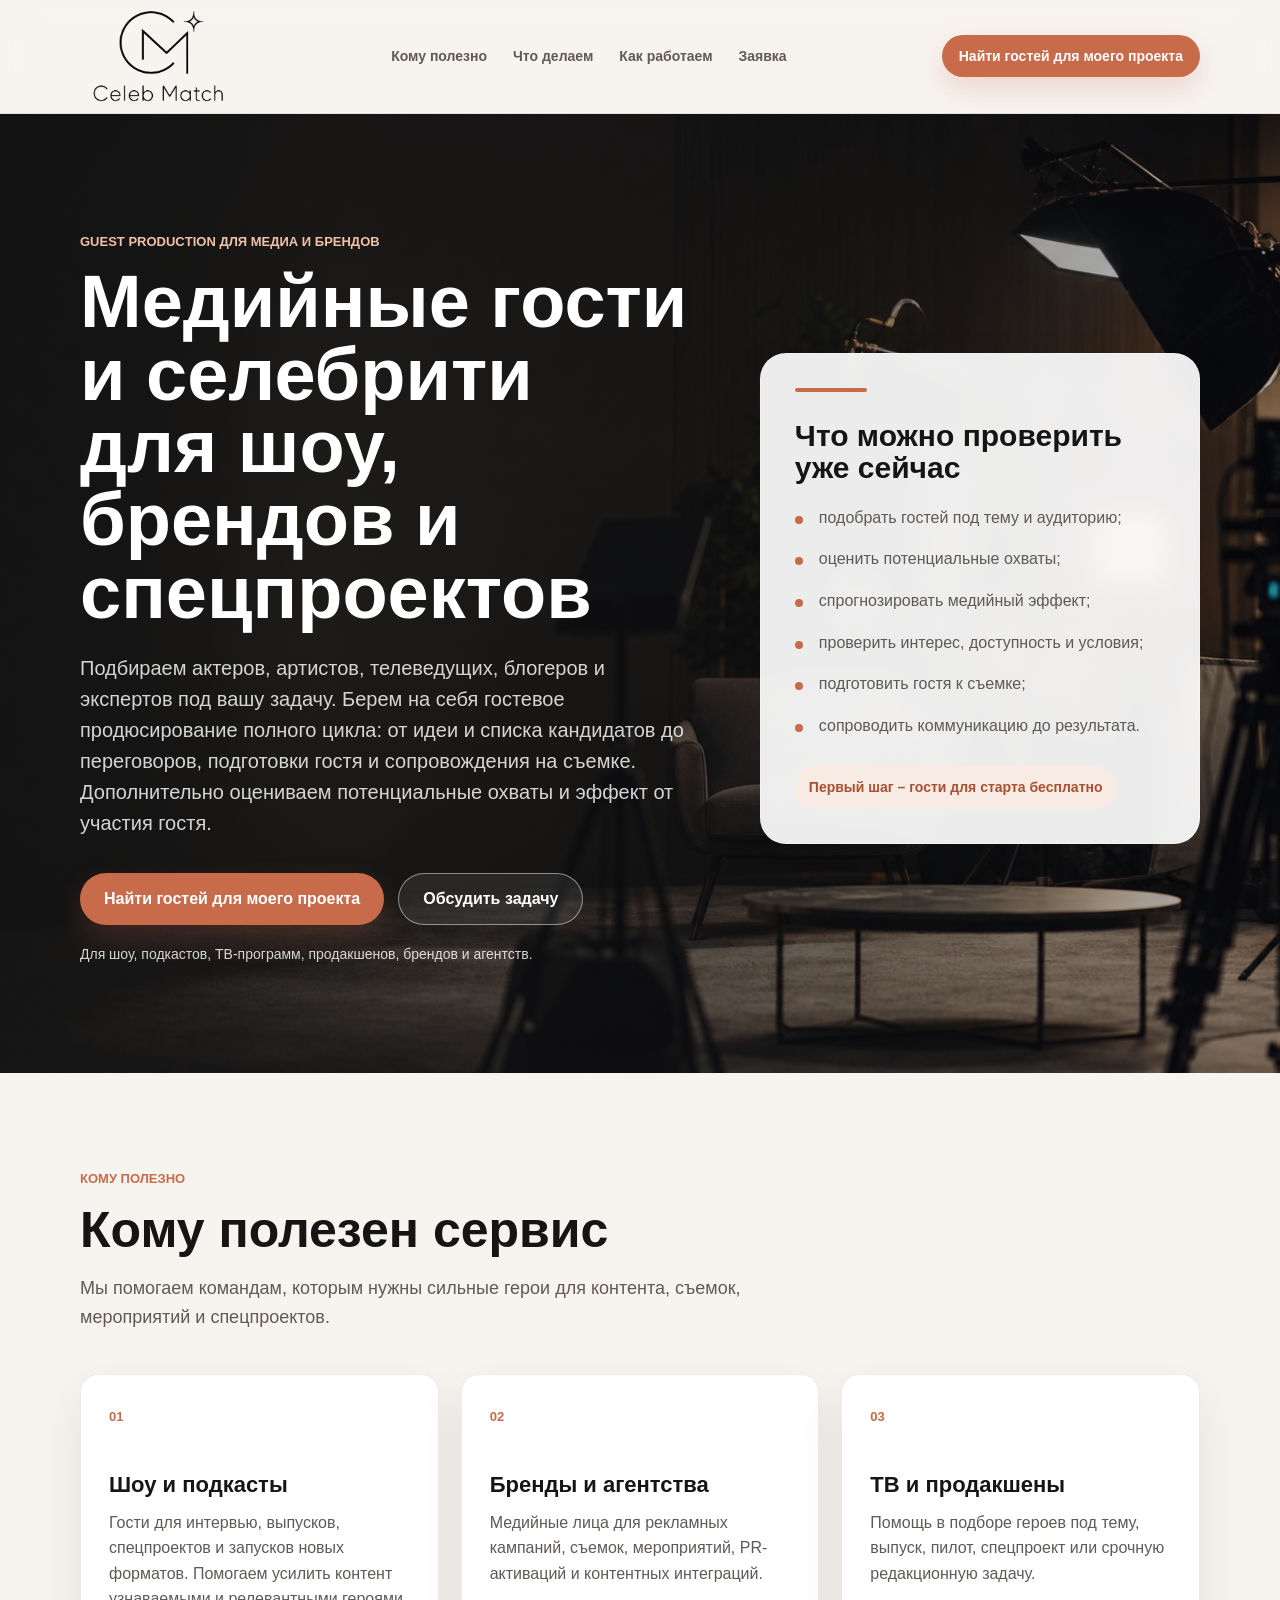
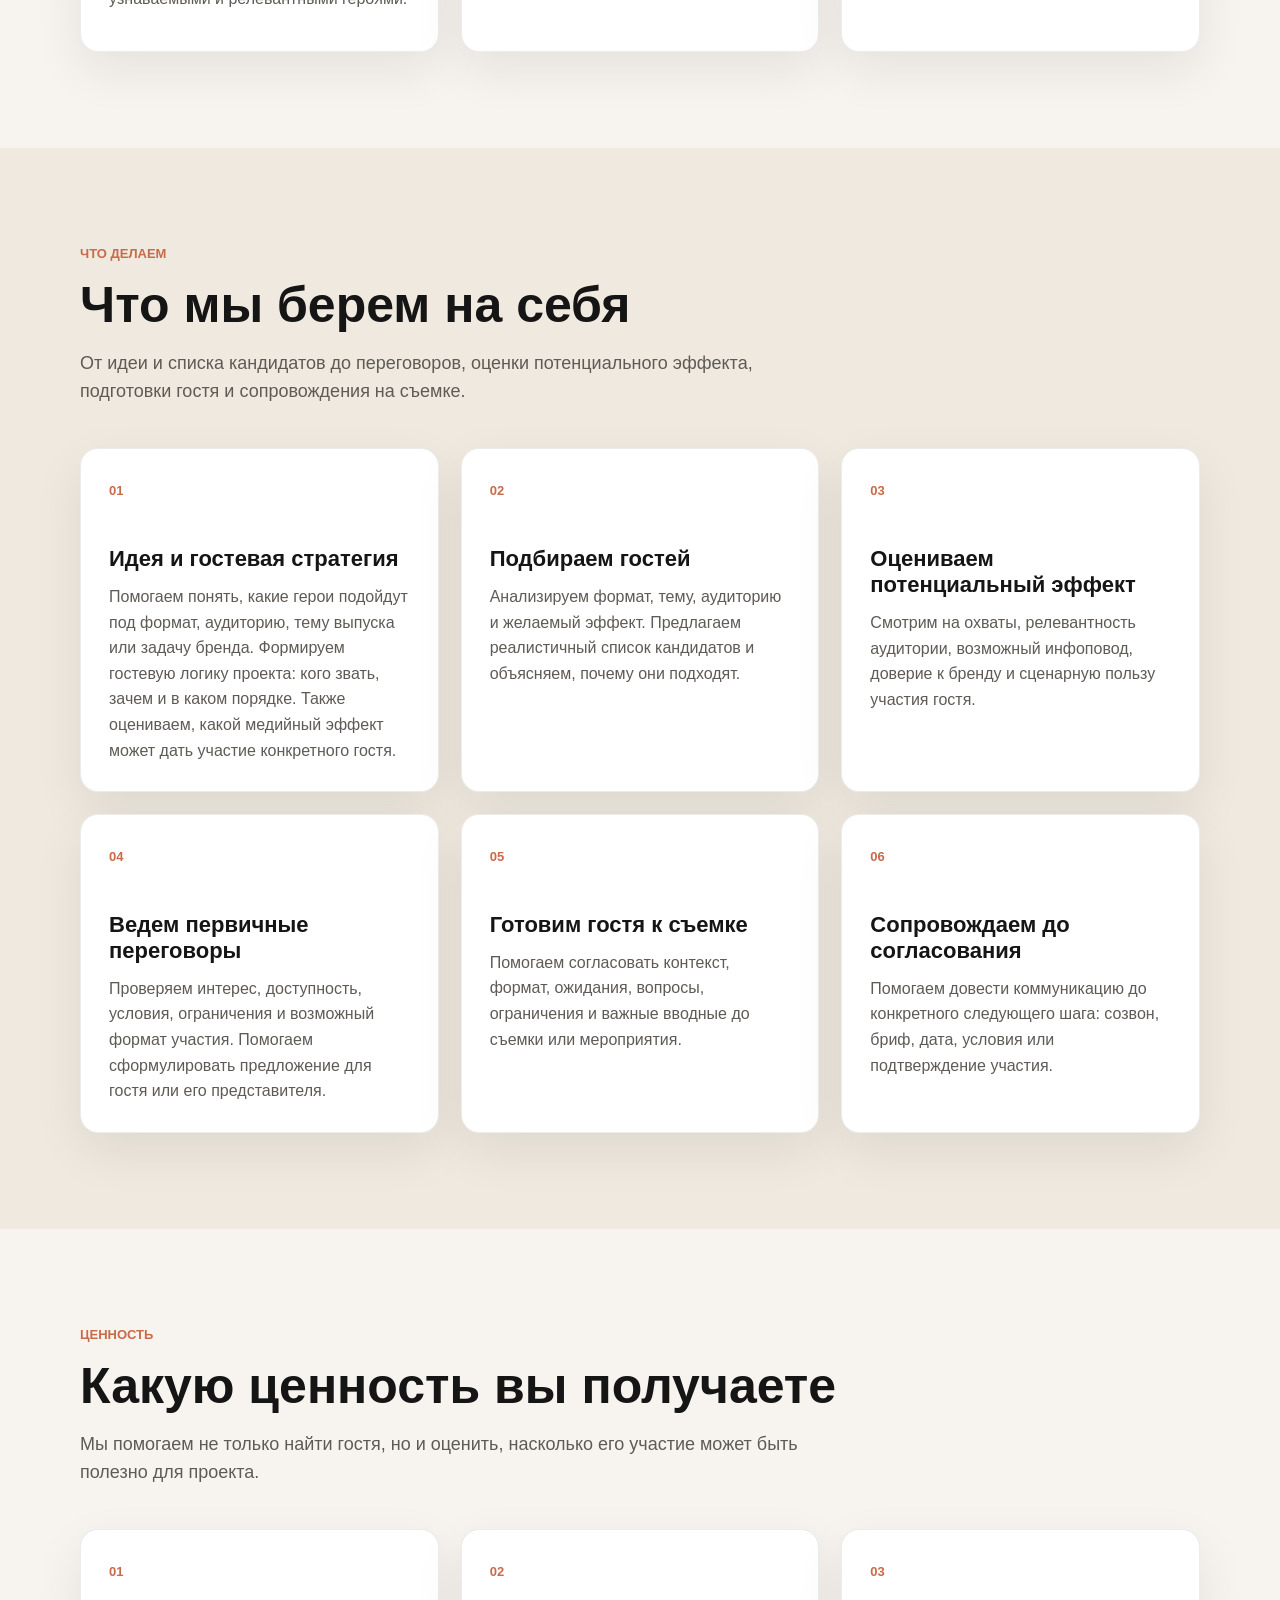
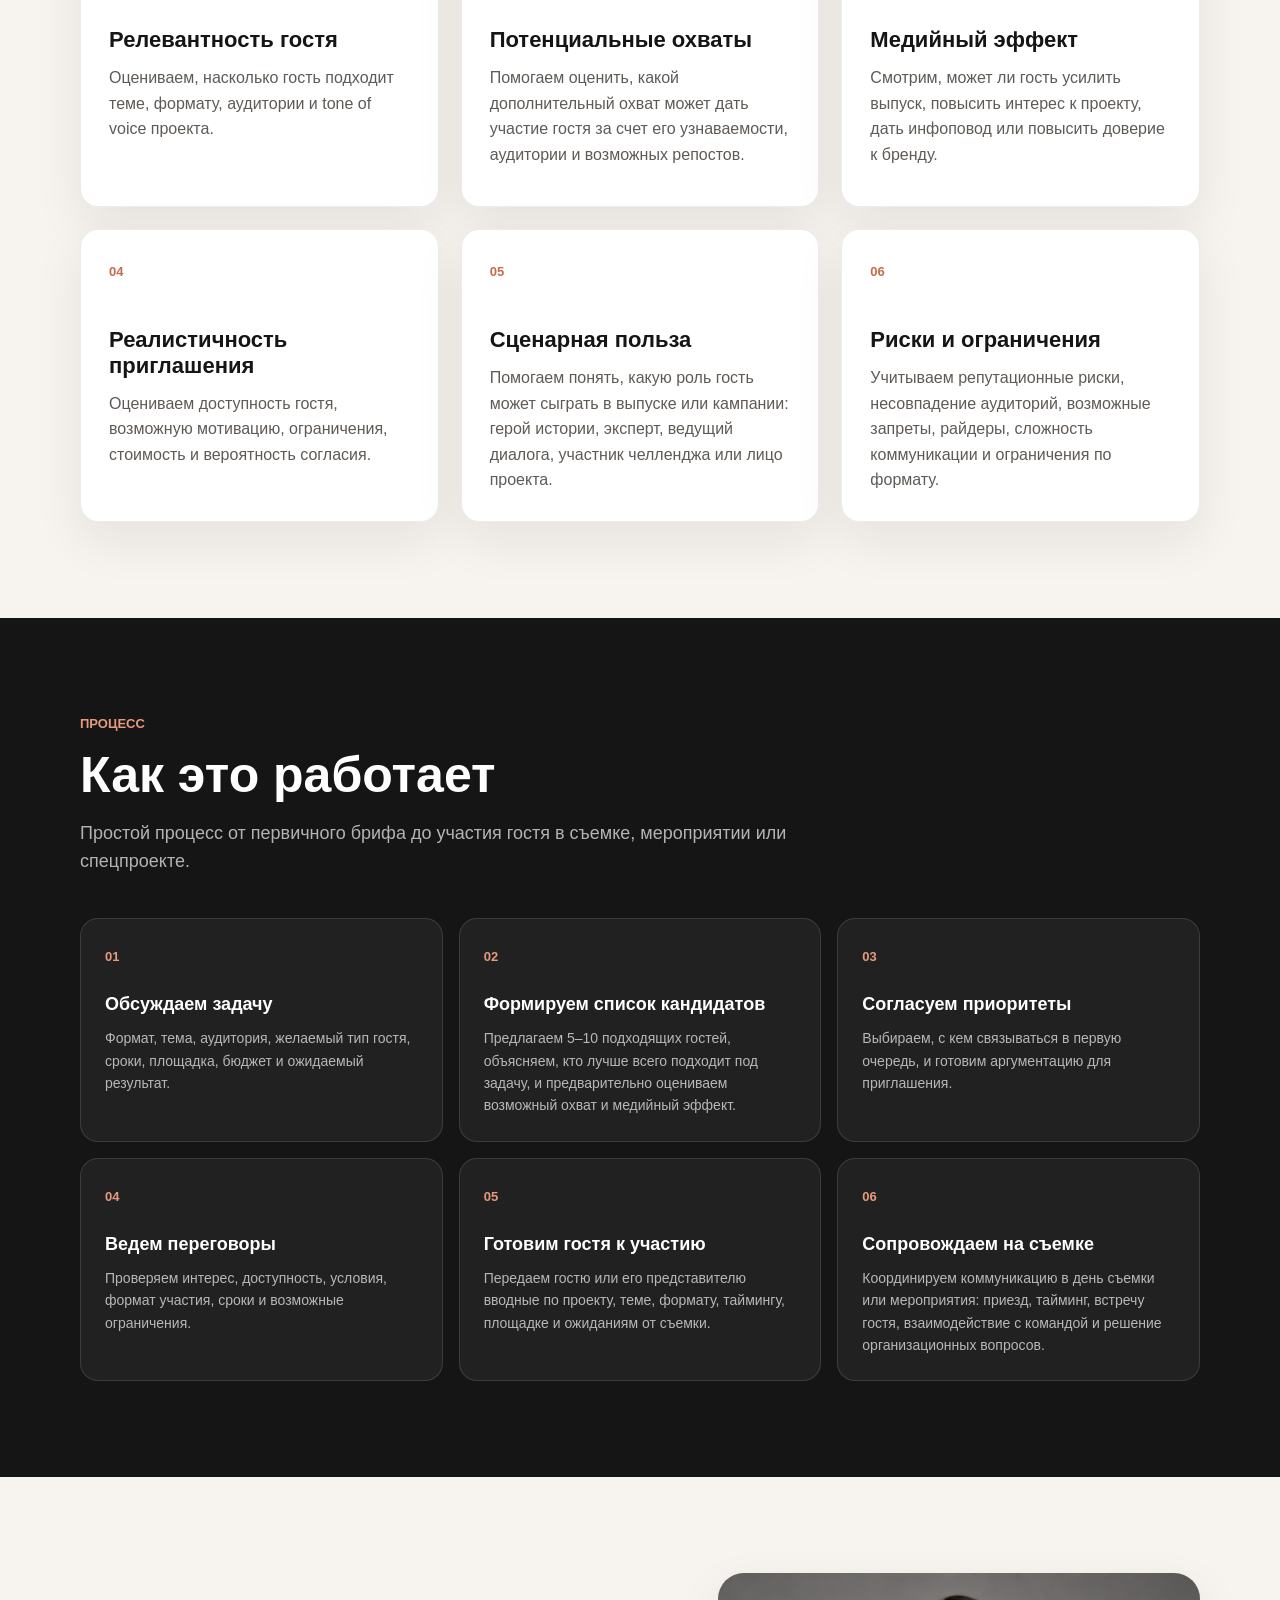
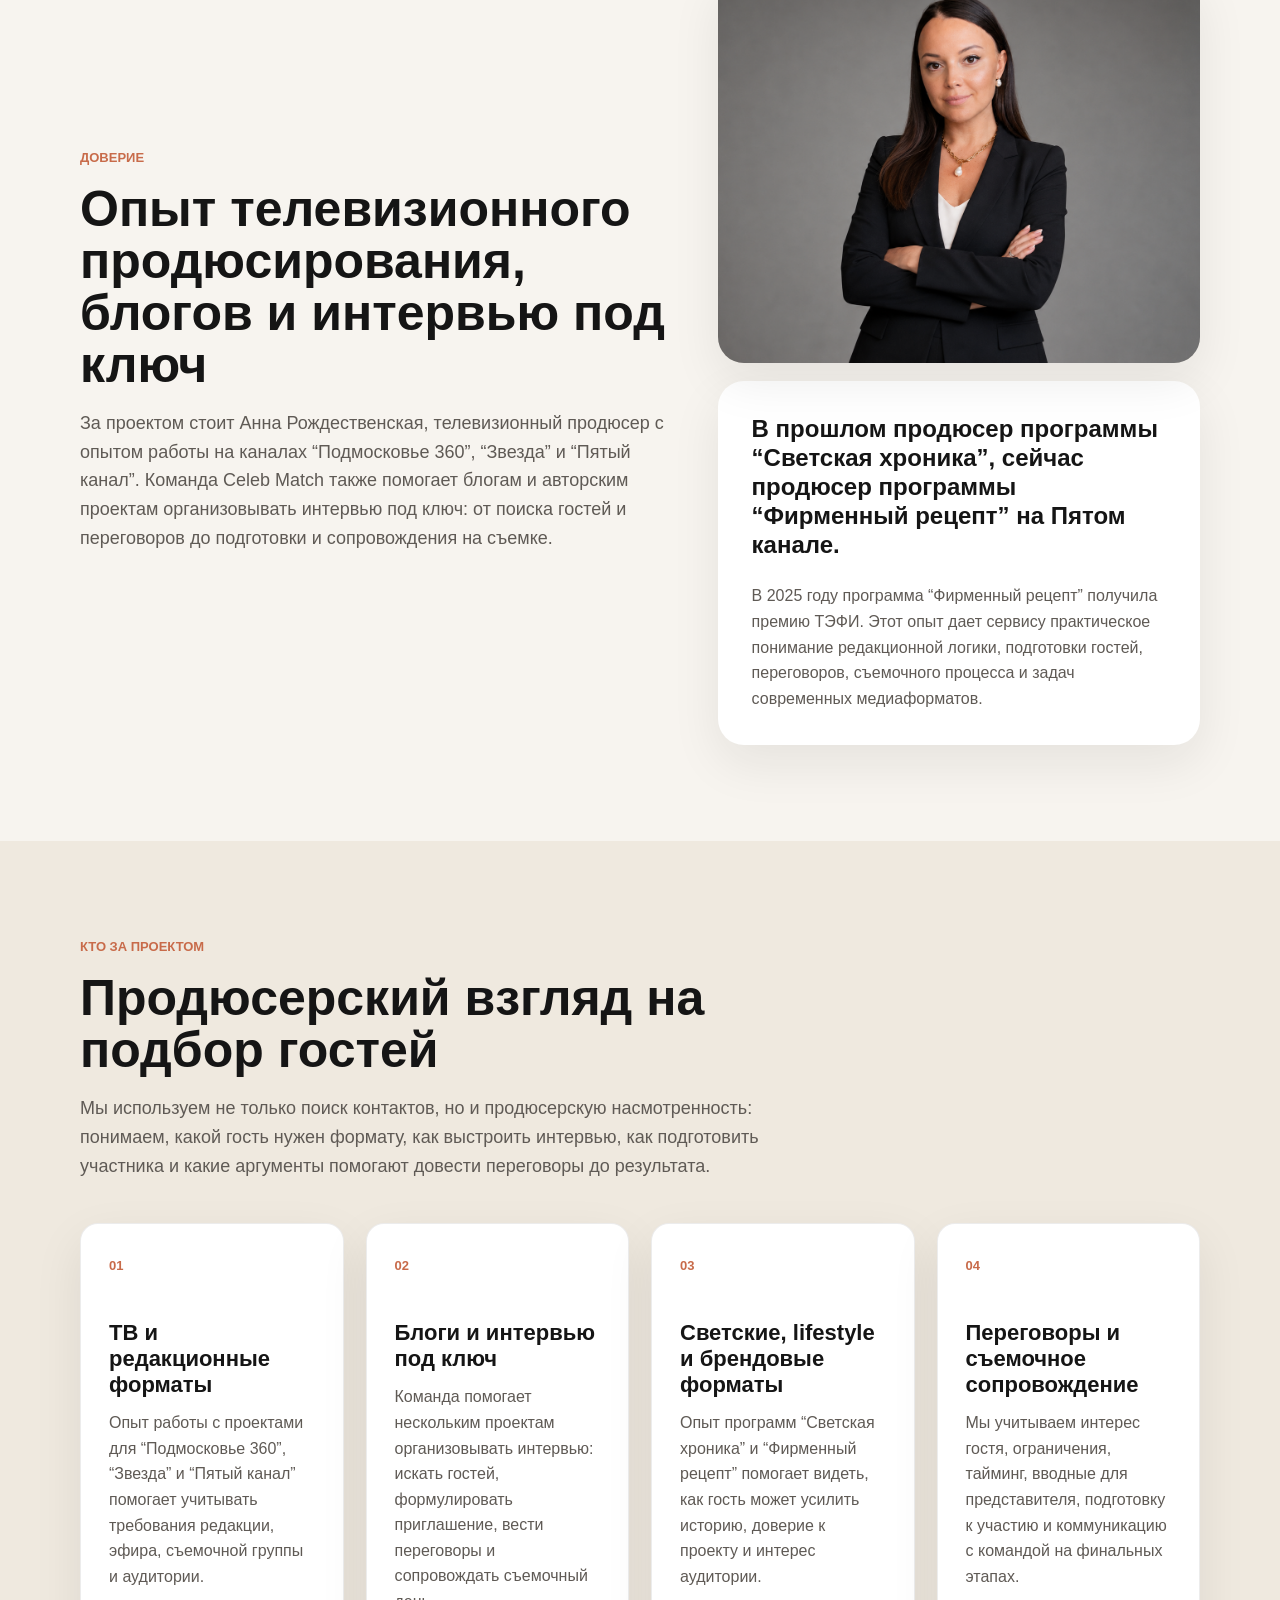
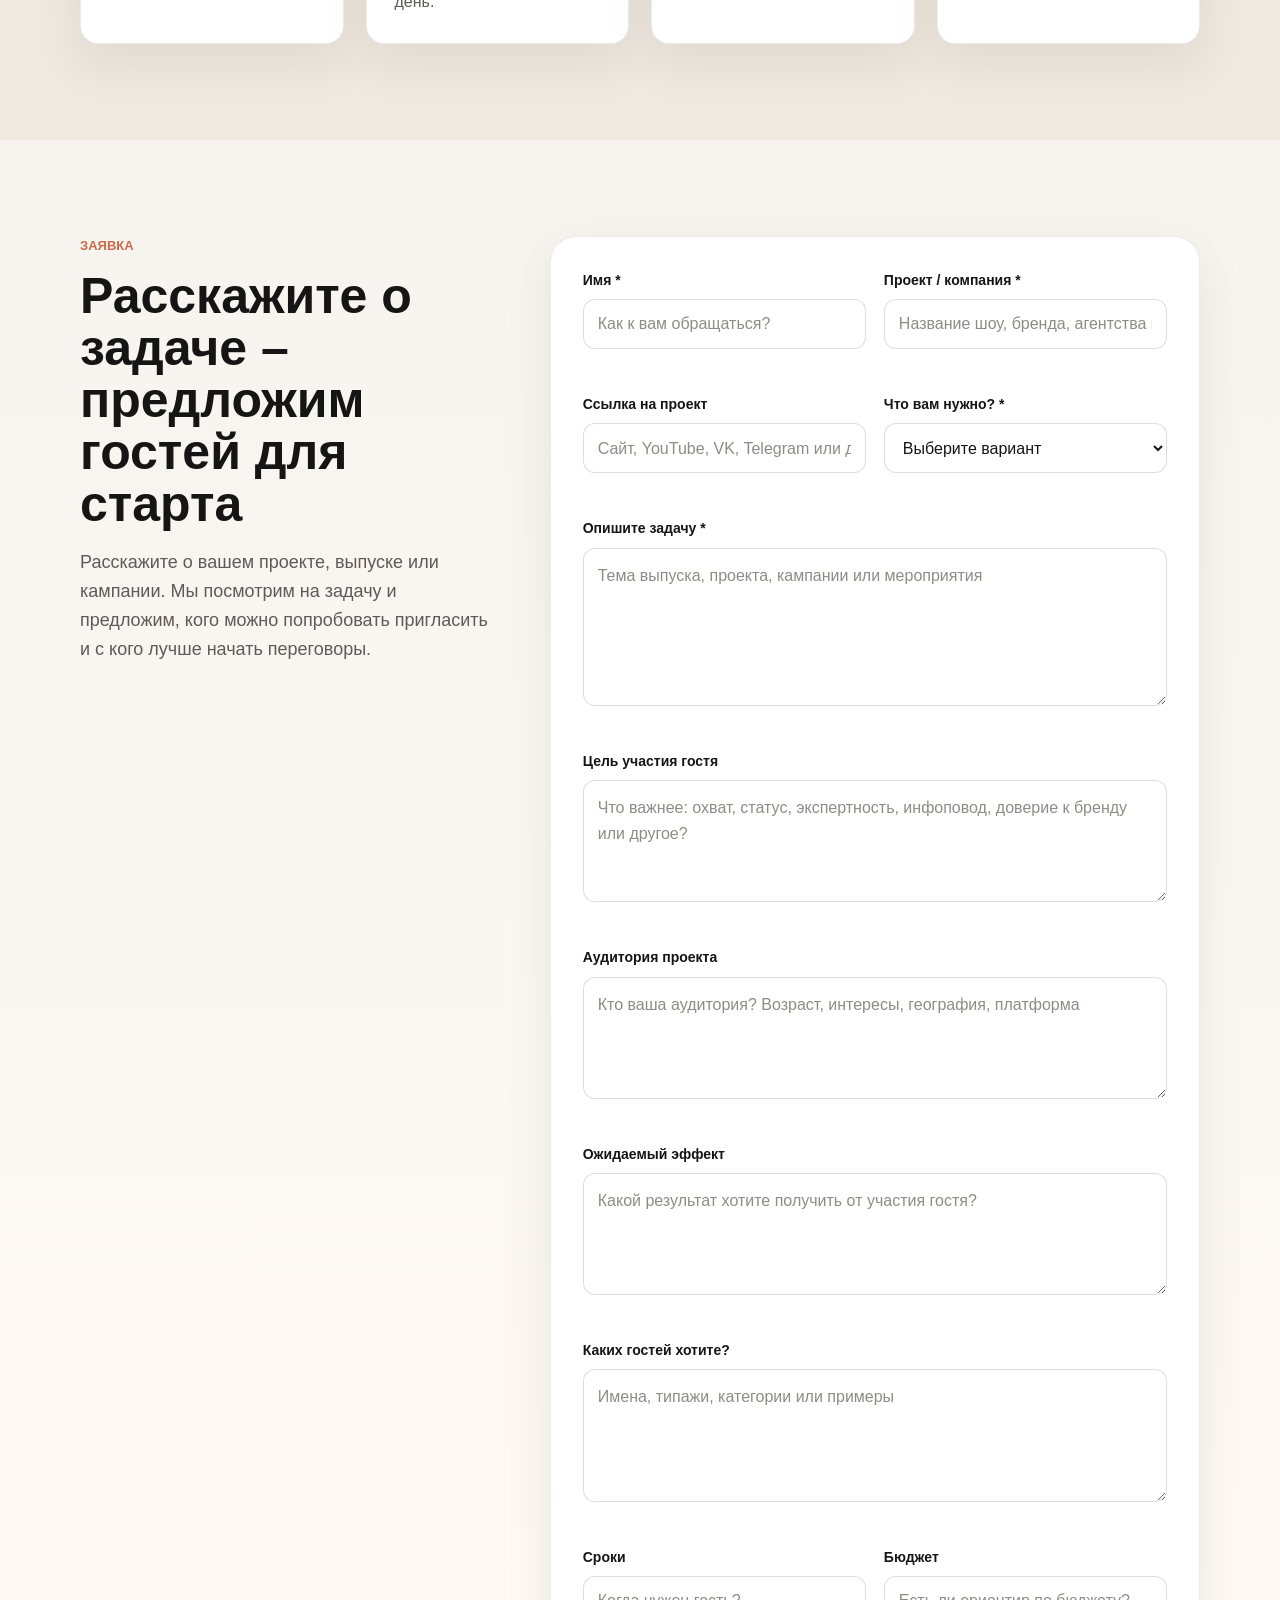
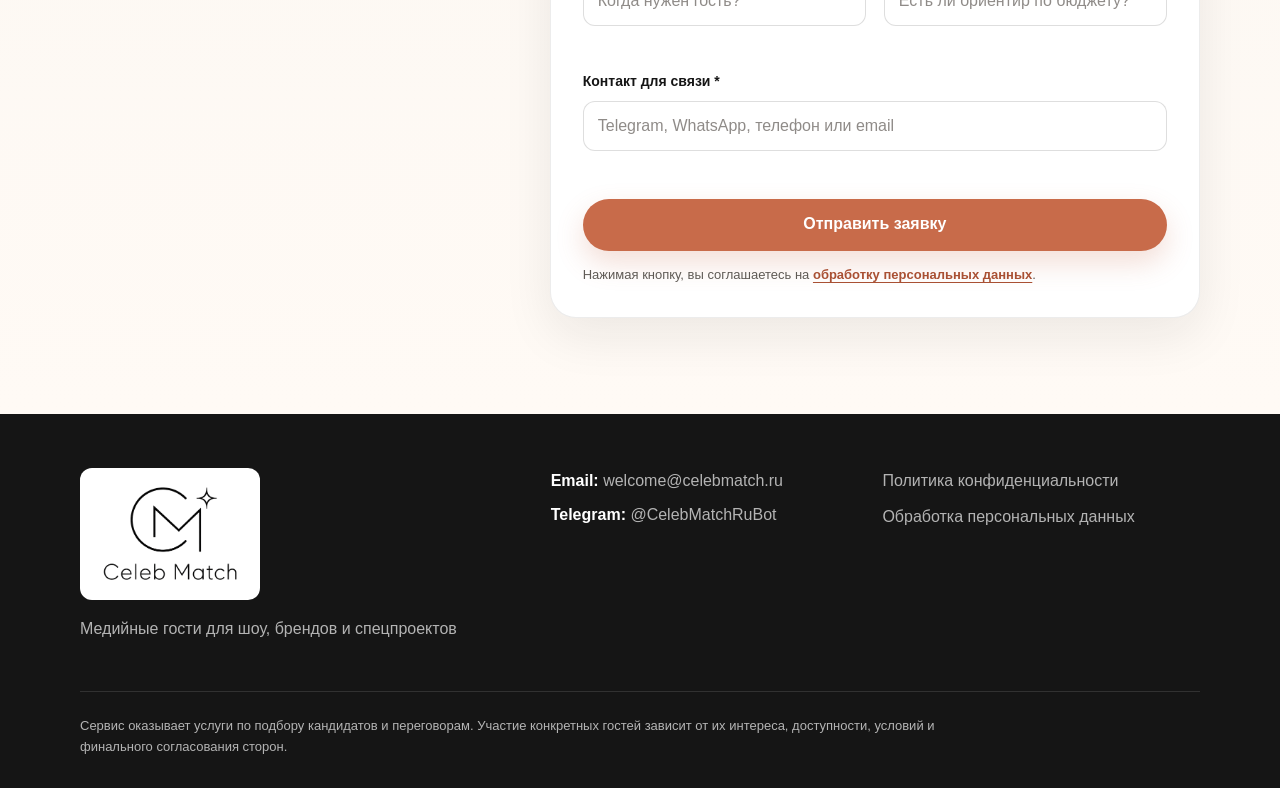
<file: index.html>
<!doctype html>
<html lang="ru">
  <head>
    <meta charset="UTF-8" />
    <meta name="viewport" content="width=device-width, initial-scale=1.0" />
    <title>Celeb Match – медийные гости и селебрити для шоу, брендов и спецпроектов</title>
    <meta
      name="description"
      content="Гостевое продюсирование для шоу, подкастов, брендов, ТВ и продакшенов. Подбор медийных гостей, переговоры, оценка потенциальных охватов, подготовка и сопровождение на съемке."
    />
    <meta property="og:title" content="Celeb Match – медийные гости для шоу и брендов" />
    <meta
      property="og:description"
      content="Подбираем медийных гостей, оцениваем потенциальный эффект, выходим на представителей и сопровождаем участие в съемках, выпусках и спецпроектах."
    />
    <meta property="og:type" content="website" />
    <link rel="icon" type="image/png" href="assets/favicon.png" />
    <link rel="stylesheet" href="styles.css" />
    <!-- Yandex.Metrika counter -->
    <script type="text/javascript">
      (function(m,e,t,r,i,k,a){
        m[i]=m[i]||function(){(m[i].a=m[i].a||[]).push(arguments)};
        m[i].l=1*new Date();
        for (var j = 0; j < document.scripts.length; j++) {if (document.scripts[j].src === r) { return; }}
        k=e.createElement(t),a=e.getElementsByTagName(t)[0],k.async=1,k.src=r,a.parentNode.insertBefore(k,a)
      })(window, document,'script','https://mc.yandex.ru/metrika/tag.js?id=109874779', 'ym');

      ym(109874779, 'init', {ssr:true, webvisor:true, clickmap:true, ecommerce:"dataLayer", referrer: document.referrer, url: location.href, accurateTrackBounce:true, trackLinks:true});
    </script>
    <!-- /Yandex.Metrika counter -->
  </head>
  <body>
    <noscript><div><img src="https://mc.yandex.ru/watch/109874779" style="position:absolute; left:-9999px;" alt="" /></div></noscript>
    <header class="site-header">
      <div class="container header-inner">
        <a class="logo" href="#top" aria-label="Celeb Match">
          <img src="assets/logo-transparent.png" alt="Celeb Match" />
        </a>
        <nav class="main-nav" aria-label="Основная навигация">
          <a href="#audience">Кому полезно</a>
          <a href="#services">Что делаем</a>
          <a href="#process">Как работаем</a>
          <a href="#lead-form">Заявка</a>
        </nav>
        <a class="button button-small" href="#lead-form">Найти гостей для моего проекта</a>
      </div>
    </header>

    <main id="top">
      <section class="hero hero-with-bg section">
        <div class="container hero-grid">
          <div class="hero-content">
            <p class="eyebrow">Guest production для медиа и брендов</p>
            <h1>Медийные гости и селебрити для шоу, брендов и спецпроектов</h1>
            <p class="hero-text">
              Подбираем актеров, артистов, телеведущих, блогеров и экспертов под вашу задачу.
              Берем на себя гостевое продюсирование полного цикла: от идеи и списка кандидатов
              до переговоров, подготовки гостя и сопровождения на съемке. Дополнительно оцениваем
              потенциальные охваты и эффект от участия гостя.
            </p>
            <div class="hero-actions">
              <a class="button" href="#lead-form">Найти гостей для моего проекта</a>
              <a class="button button-secondary" href="#lead-form">Обсудить задачу</a>
            </div>
            <p class="hero-note">
              Для шоу, подкастов, ТВ-программ, продакшенов, брендов и агентств.
            </p>
          </div>

          <aside class="hero-panel" aria-label="Что можно проверить уже сейчас">
            <div class="panel-topline"></div>
            <h2>Что можно проверить уже сейчас</h2>
            <ul>
              <li>подобрать гостей под тему и аудиторию;</li>
              <li>оценить потенциальные охваты;</li>
              <li>спрогнозировать медийный эффект;</li>
              <li>проверить интерес, доступность и условия;</li>
              <li>подготовить гостя к съемке;</li>
              <li>сопроводить коммуникацию до результата.</li>
            </ul>
            <p class="badge">Первый шаг – гости для старта бесплатно</p>
          </aside>
        </div>
      </section>

      <section class="section" id="audience">
        <div class="container">
          <div class="section-heading">
            <p class="eyebrow">Кому полезно</p>
            <h2>Кому полезен сервис</h2>
            <p>
              Мы помогаем командам, которым нужны сильные герои для контента, съемок,
              мероприятий и спецпроектов.
            </p>
          </div>
          <div class="card-grid three-columns">
            <article class="card">
              <span class="card-number">01</span>
              <h3>Шоу и подкасты</h3>
              <p>
                Гости для интервью, выпусков, спецпроектов и запусков новых форматов.
                Помогаем усилить контент узнаваемыми и релевантными героями.
              </p>
            </article>
            <article class="card">
              <span class="card-number">02</span>
              <h3>Бренды и агентства</h3>
              <p>
                Медийные лица для рекламных кампаний, съемок, мероприятий, PR-активаций
                и контентных интеграций.
              </p>
            </article>
            <article class="card">
              <span class="card-number">03</span>
              <h3>ТВ и продакшены</h3>
              <p>
                Помощь в подборе героев под тему, выпуск, пилот, спецпроект или срочную
                редакционную задачу.
              </p>
            </article>
          </div>
        </div>
      </section>

      <section class="section section-muted" id="services">
        <div class="container">
          <div class="section-heading">
            <p class="eyebrow">Что делаем</p>
            <h2>Что мы берем на себя</h2>
            <p>
              От идеи и списка кандидатов до переговоров, оценки потенциального эффекта,
              подготовки гостя и сопровождения на съемке.
            </p>
          </div>
          <div class="card-grid three-columns">
            <article class="card">
              <span class="card-number">01</span>
              <h3>Идея и гостевая стратегия</h3>
              <p>
                Помогаем понять, какие герои подойдут под формат, аудиторию, тему выпуска
                или задачу бренда. Формируем гостевую логику проекта: кого звать, зачем
                и в каком порядке. Также оцениваем, какой медийный эффект может дать участие
                конкретного гостя.
              </p>
            </article>
            <article class="card">
              <span class="card-number">02</span>
              <h3>Подбираем гостей</h3>
              <p>
                Анализируем формат, тему, аудиторию и желаемый эффект. Предлагаем
                реалистичный список кандидатов и объясняем, почему они подходят.
              </p>
            </article>
            <article class="card">
              <span class="card-number">03</span>
              <h3>Оцениваем потенциальный эффект</h3>
              <p>
                Смотрим на охваты, релевантность аудитории, возможный инфоповод, доверие
                к бренду и сценарную пользу участия гостя.
              </p>
            </article>
            <article class="card">
              <span class="card-number">04</span>
              <h3>Ведем первичные переговоры</h3>
              <p>
                Проверяем интерес, доступность, условия, ограничения и возможный формат
                участия. Помогаем сформулировать предложение для гостя или его представителя.
              </p>
            </article>
            <article class="card">
              <span class="card-number">05</span>
              <h3>Готовим гостя к съемке</h3>
              <p>
                Помогаем согласовать контекст, формат, ожидания, вопросы, ограничения
                и важные вводные до съемки или мероприятия.
              </p>
            </article>
            <article class="card">
              <span class="card-number">06</span>
              <h3>Сопровождаем до согласования</h3>
              <p>
                Помогаем довести коммуникацию до конкретного следующего шага: созвон,
                бриф, дата, условия или подтверждение участия.
              </p>
            </article>
          </div>
        </div>
      </section>

      <section class="section" id="value">
        <div class="container">
          <div class="section-heading">
            <p class="eyebrow">Ценность</p>
            <h2>Какую ценность вы получаете</h2>
            <p>
              Мы помогаем не только найти гостя, но и оценить, насколько его участие
              может быть полезно для проекта.
            </p>
          </div>
          <div class="card-grid value-grid">
            <article class="card">
              <span class="card-number">01</span>
              <h3>Релевантность гостя</h3>
              <p>
                Оцениваем, насколько гость подходит теме, формату, аудитории и tone of voice
                проекта.
              </p>
            </article>
            <article class="card">
              <span class="card-number">02</span>
              <h3>Потенциальные охваты</h3>
              <p>
                Помогаем оценить, какой дополнительный охват может дать участие гостя за счет
                его узнаваемости, аудитории и возможных репостов.
              </p>
            </article>
            <article class="card">
              <span class="card-number">03</span>
              <h3>Медийный эффект</h3>
              <p>
                Смотрим, может ли гость усилить выпуск, повысить интерес к проекту, дать
                инфоповод или повысить доверие к бренду.
              </p>
            </article>
            <article class="card">
              <span class="card-number">04</span>
              <h3>Реалистичность приглашения</h3>
              <p>
                Оцениваем доступность гостя, возможную мотивацию, ограничения, стоимость
                и вероятность согласия.
              </p>
            </article>
            <article class="card">
              <span class="card-number">05</span>
              <h3>Сценарная польза</h3>
              <p>
                Помогаем понять, какую роль гость может сыграть в выпуске или кампании:
                герой истории, эксперт, ведущий диалога, участник челленджа или лицо проекта.
              </p>
            </article>
            <article class="card">
              <span class="card-number">06</span>
              <h3>Риски и ограничения</h3>
              <p>
                Учитываем репутационные риски, несовпадение аудиторий, возможные запреты,
                райдеры, сложность коммуникации и ограничения по формату.
              </p>
            </article>
          </div>
        </div>
      </section>

      <section class="section section-dark" id="process">
        <div class="container">
          <div class="section-heading">
            <p class="eyebrow">Процесс</p>
            <h2>Как это работает</h2>
            <p>
              Простой процесс от первичного брифа до участия гостя в съемке, мероприятии
              или спецпроекте.
            </p>
          </div>
          <div class="process-grid">
            <article class="process-step">
              <span>01</span>
              <h3>Обсуждаем задачу</h3>
              <p>
                Формат, тема, аудитория, желаемый тип гостя, сроки, площадка, бюджет
                и ожидаемый результат.
              </p>
            </article>
            <article class="process-step">
              <span>02</span>
              <h3>Формируем список кандидатов</h3>
              <p>
                Предлагаем 5–10 подходящих гостей, объясняем, кто лучше всего подходит
                под задачу, и предварительно оцениваем возможный охват и медийный эффект.
              </p>
            </article>
            <article class="process-step">
              <span>03</span>
              <h3>Согласуем приоритеты</h3>
              <p>
                Выбираем, с кем связываться в первую очередь, и готовим аргументацию
                для приглашения.
              </p>
            </article>
            <article class="process-step">
              <span>04</span>
              <h3>Ведем переговоры</h3>
              <p>
                Проверяем интерес, доступность, условия, формат участия, сроки и возможные
                ограничения.
              </p>
            </article>
            <article class="process-step">
              <span>05</span>
              <h3>Готовим гостя к участию</h3>
              <p>
                Передаем гостю или его представителю вводные по проекту, теме, формату,
                таймингу, площадке и ожиданиям от съемки.
              </p>
            </article>
            <article class="process-step">
              <span>06</span>
              <h3>Сопровождаем на съемке</h3>
              <p>
                Координируем коммуникацию в день съемки или мероприятия: приезд, тайминг,
                встречу гостя, взаимодействие с командой и решение организационных вопросов.
              </p>
            </article>
          </div>
        </div>
      </section>

      <section class="section" id="trust">
        <div class="container trust-grid">
          <div class="trust-copy">
            <p class="eyebrow">Доверие</p>
            <h2>Опыт телевизионного продюсирования, блогов и интервью под ключ</h2>
            <p>
              За проектом стоит Анна Рождественская, телевизионный продюсер с опытом
              работы на каналах “Подмосковье 360”, “Звезда” и “Пятый канал”. Команда
              Celeb Match также помогает блогам и авторским проектам организовывать интервью
              под ключ: от поиска гостей и переговоров до подготовки и сопровождения на съемке.
            </p>
          </div>
          <div class="trust-media">
            <figure class="producer-photo">
              <img
                src="assets/producer-photo.png"
                alt="Продюсер с опытом работы на телевизионных проектах"
              />
            </figure>
            <div class="trust-card">
              <strong>
                В прошлом продюсер программы “Светская хроника”, сейчас продюсер программы
                “Фирменный рецепт” на Пятом канале.
              </strong>
              <p>
                В 2025 году программа “Фирменный рецепт” получила премию ТЭФИ. Этот опыт
                дает сервису практическое понимание редакционной логики, подготовки гостей,
                переговоров, съемочного процесса и задач современных медиаформатов.
              </p>
            </div>
          </div>
        </div>
      </section>

      <section class="section section-muted" id="producer">
        <div class="container">
          <div class="section-heading">
            <p class="eyebrow">Кто за проектом</p>
            <h2>Продюсерский взгляд на подбор гостей</h2>
            <p>
              Мы используем не только поиск контактов, но и продюсерскую насмотренность:
              понимаем, какой гость нужен формату, как выстроить интервью, как подготовить
              участника и какие аргументы помогают довести переговоры до результата.
            </p>
          </div>
          <div class="card-grid profile-grid">
            <article class="card">
              <span class="card-number">01</span>
              <h3>ТВ и редакционные форматы</h3>
              <p>
                Опыт работы с проектами для “Подмосковье 360”, “Звезда” и “Пятый канал”
                помогает учитывать требования редакции, эфира, съемочной группы и аудитории.
              </p>
            </article>
            <article class="card">
              <span class="card-number">02</span>
              <h3>Блоги и интервью под ключ</h3>
              <p>
                Команда помогает нескольким проектам организовывать интервью: искать гостей,
                формулировать приглашение, вести переговоры и сопровождать съемочный день.
              </p>
            </article>
            <article class="card">
              <span class="card-number">03</span>
              <h3>Светские, lifestyle и брендовые форматы</h3>
              <p>
                Опыт программ “Светская хроника” и “Фирменный рецепт” помогает видеть,
                как гость может усилить историю, доверие к проекту и интерес аудитории.
              </p>
            </article>
            <article class="card">
              <span class="card-number">04</span>
              <h3>Переговоры и съемочное сопровождение</h3>
              <p>
                Мы учитываем интерес гостя, ограничения, тайминг, вводные для представителя,
                подготовку к участию и коммуникацию с командой на финальных этапах.
              </p>
            </article>
          </div>
        </div>
      </section>

      <section class="section section-form" id="lead-form">
        <div class="container form-grid">
          <div class="section-heading form-heading">
            <p class="eyebrow">Заявка</p>
            <h2>Расскажите о задаче – предложим гостей для старта</h2>
            <p>
              Расскажите о вашем проекте, выпуске или кампании. Мы посмотрим на задачу
              и предложим, кого можно попробовать пригласить и с кого лучше начать переговоры.
            </p>
          </div>

          <form class="lead-form ym-disable-keys" data-ym-disable-keys novalidate>
            <div class="form-message" role="status" aria-live="polite"></div>
            <div class="field-grid">
              <label>
                <span>Имя *</span>
                <input name="name" type="text" placeholder="Как к вам обращаться?" required />
                <small class="field-error"></small>
              </label>
              <label>
                <span>Проект / компания *</span>
                <input
                  name="project"
                  type="text"
                  placeholder="Название шоу, бренда, агентства или продакшена"
                  required
                />
                <small class="field-error"></small>
              </label>
              <label>
                <span>Ссылка на проект</span>
                <input name="link" type="url" placeholder="Сайт, YouTube, VK, Telegram или другая ссылка" />
                <small class="field-error"></small>
              </label>
              <label>
                <span>Что вам нужно? *</span>
                <select name="request_type" required>
                  <option value="">Выберите вариант</option>
                  <option>Гость для шоу / подкаста</option>
                  <option>Селебрити для бренда</option>
                  <option>Герой для ТВ / продакшена</option>
                  <option>Эксперт</option>
                  <option>Другое</option>
                </select>
                <small class="field-error"></small>
              </label>
              <label class="field-wide">
                <span>Опишите задачу *</span>
                <textarea
                  name="task"
                  rows="5"
                  placeholder="Тема выпуска, проекта, кампании или мероприятия"
                  required
                ></textarea>
                <small class="field-error"></small>
              </label>
              <label class="field-wide">
                <span>Цель участия гостя</span>
                <textarea
                  name="goal"
                  rows="3"
                  placeholder="Что важнее: охват, статус, экспертность, инфоповод, доверие к бренду или другое?"
                ></textarea>
                <small class="field-error"></small>
              </label>
              <label class="field-wide">
                <span>Аудитория проекта</span>
                <textarea
                  name="audience"
                  rows="3"
                  placeholder="Кто ваша аудитория? Возраст, интересы, география, платформа"
                ></textarea>
                <small class="field-error"></small>
              </label>
              <label class="field-wide">
                <span>Ожидаемый эффект</span>
                <textarea
                  name="expected_effect"
                  rows="3"
                  placeholder="Какой результат хотите получить от участия гостя?"
                ></textarea>
                <small class="field-error"></small>
              </label>
              <label class="field-wide">
                <span>Каких гостей хотите?</span>
                <textarea name="guests" rows="4" placeholder="Имена, типажи, категории или примеры"></textarea>
                <small class="field-error"></small>
              </label>
              <label>
                <span>Сроки</span>
                <input name="deadline" type="text" placeholder="Когда нужен гость?" />
                <small class="field-error"></small>
              </label>
              <label>
                <span>Бюджет</span>
                <input name="budget" type="text" placeholder="Есть ли ориентир по бюджету?" />
                <small class="field-error"></small>
              </label>
              <label class="field-wide">
                <span>Контакт для связи *</span>
                <input
                  name="contact"
                  type="text"
                  placeholder="Telegram, WhatsApp, телефон или email"
                  required
                />
                <small class="field-error"></small>
              </label>
              <label class="honeypot" aria-hidden="true">
                <span>Website</span>
                <input name="website" type="text" tabindex="-1" autocomplete="off" />
              </label>
            </div>
            <button class="button form-submit" type="submit">Отправить заявку</button>
            <p class="form-consent">
              Нажимая кнопку, вы соглашаетесь на
              <a href="personal-data.html">обработку персональных данных</a>.
            </p>
          </form>
        </div>
      </section>
    </main>

    <footer class="site-footer">
      <div class="container footer-grid">
        <div>
          <a class="logo footer-logo" href="#top" aria-label="Celeb Match">
            <img src="assets/logo-transparent.png" alt="Celeb Match" />
          </a>
          <p>Медийные гости для шоу, брендов и спецпроектов</p>
        </div>
        <div class="footer-contacts">
          <p><strong>Email:</strong> <a href="mailto:welcome@celebmatch.ru">welcome@celebmatch.ru</a></p>
          <p><strong>Telegram:</strong> <a href="https://t.me/CelebMatchRuBot">@CelebMatchRuBot</a></p>
        </div>
        <div class="footer-links">
          <a href="privacy.html">Политика конфиденциальности</a>
          <a href="personal-data.html">Обработка персональных данных</a>
        </div>
      </div>
      <div class="container footer-legal">
        <p>
          Сервис оказывает услуги по подбору кандидатов и переговорам. Участие конкретных
          гостей зависит от их интереса, доступности, условий и финального согласования сторон.
        </p>
      </div>
    </footer>

    <script src="script.js"></script>
  </body>
</html>
</file>
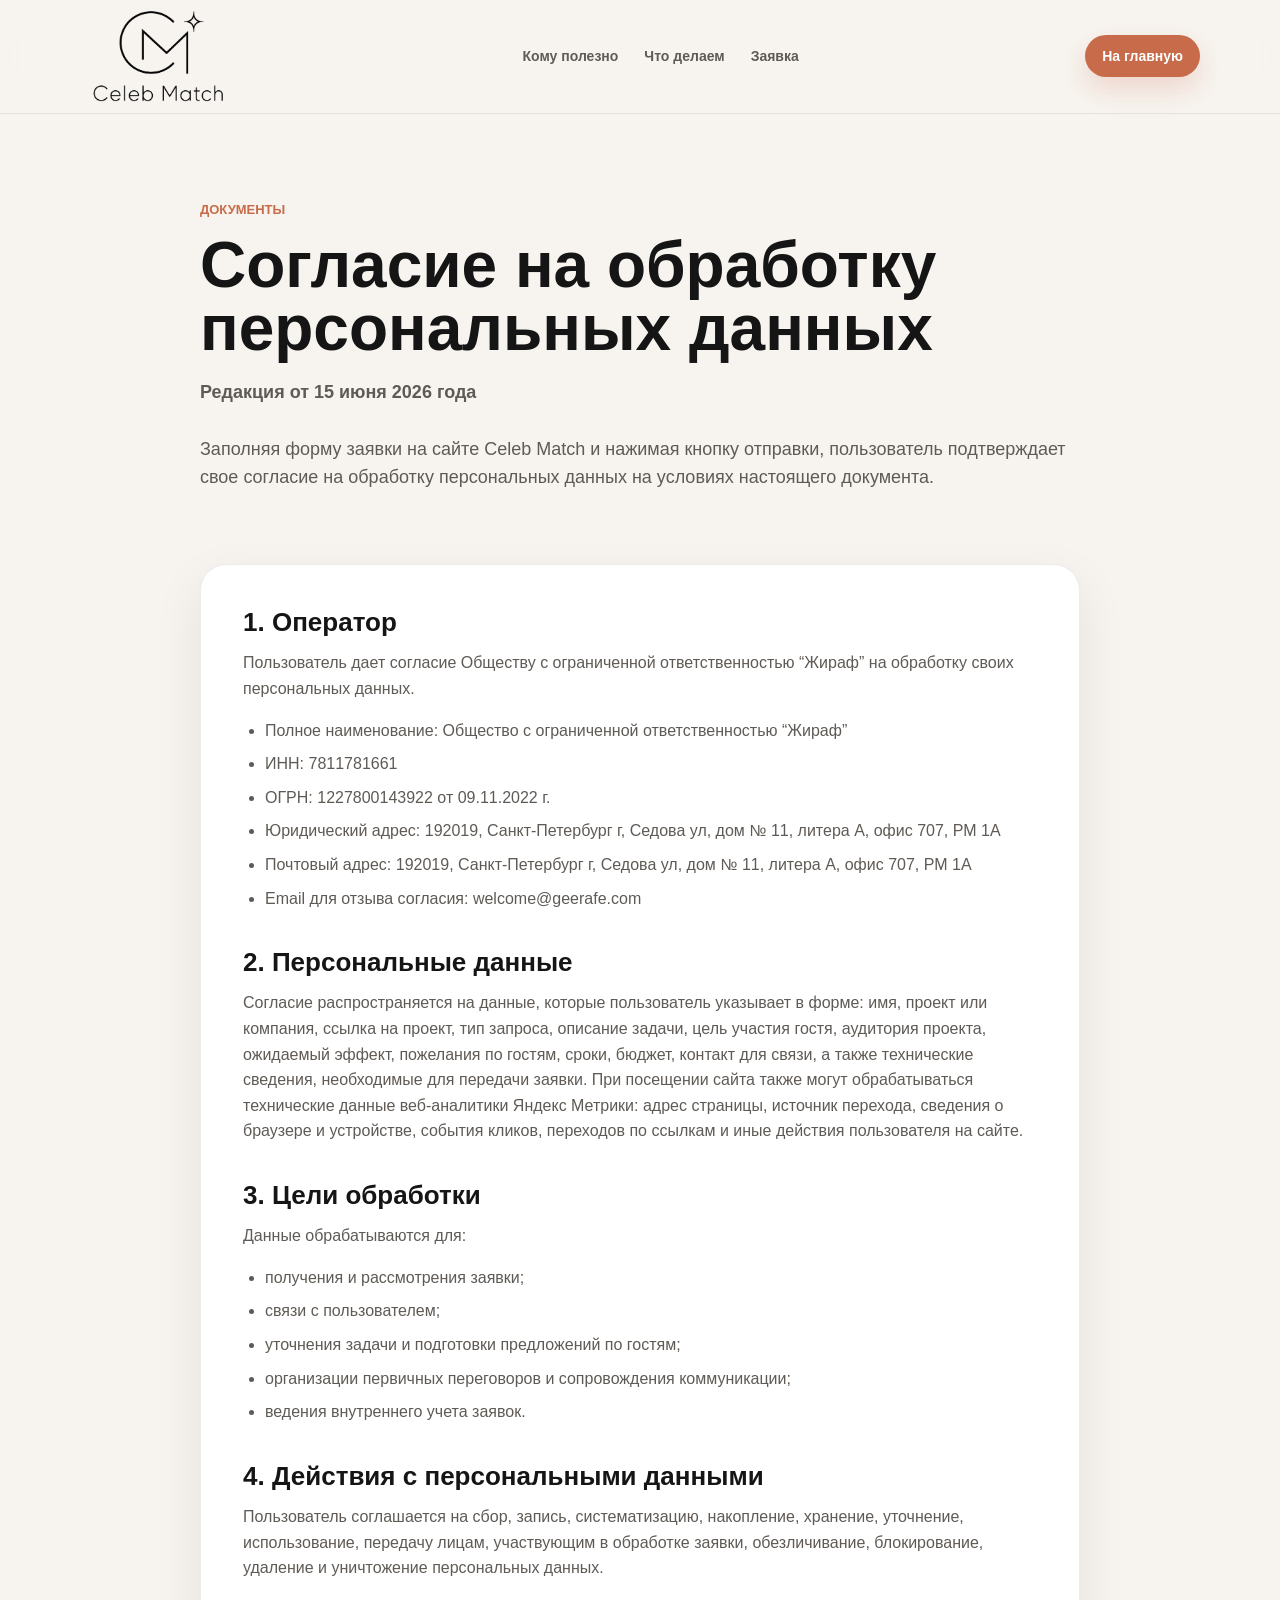
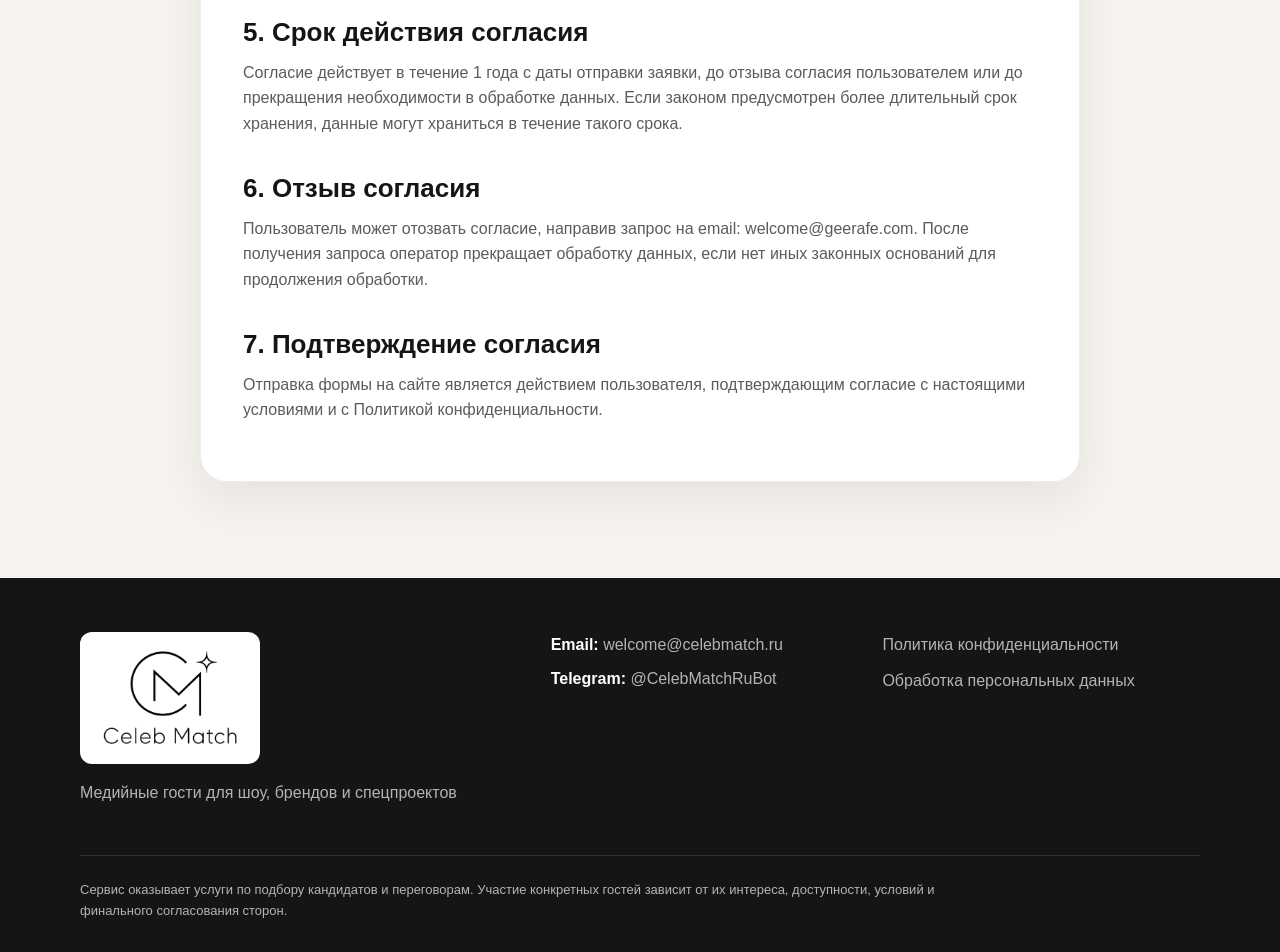
<file: personal-data.html>
<!doctype html>
<html lang="ru">
  <head>
    <meta charset="UTF-8" />
    <meta name="viewport" content="width=device-width, initial-scale=1.0" />
    <title>Согласие на обработку персональных данных | Celeb Match</title>
    <meta
      name="description"
      content="Согласие пользователя сайта Celeb Match на обработку персональных данных при отправке заявки."
    />
    <meta property="og:title" content="Согласие на обработку персональных данных | Celeb Match" />
    <meta
      property="og:description"
      content="Условия обработки персональных данных пользователя при отправке заявки на сайте Celeb Match."
    />
    <meta property="og:type" content="website" />
    <link rel="icon" type="image/png" href="assets/favicon.png" />
    <link rel="stylesheet" href="styles.css" />
    <!-- Yandex.Metrika counter -->
    <script type="text/javascript">
      (function(m,e,t,r,i,k,a){
        m[i]=m[i]||function(){(m[i].a=m[i].a||[]).push(arguments)};
        m[i].l=1*new Date();
        for (var j = 0; j < document.scripts.length; j++) {if (document.scripts[j].src === r) { return; }}
        k=e.createElement(t),a=e.getElementsByTagName(t)[0],k.async=1,k.src=r,a.parentNode.insertBefore(k,a)
      })(window, document,'script','https://mc.yandex.ru/metrika/tag.js?id=109874779', 'ym');

      ym(109874779, 'init', {ssr:true, webvisor:true, clickmap:true, ecommerce:"dataLayer", referrer: document.referrer, url: location.href, accurateTrackBounce:true, trackLinks:true});
    </script>
    <!-- /Yandex.Metrika counter -->
  </head>
  <body>
    <noscript><div><img src="https://mc.yandex.ru/watch/109874779" style="position:absolute; left:-9999px;" alt="" /></div></noscript>
    <header class="site-header">
      <div class="container header-inner">
        <a class="logo" href="index.html" aria-label="Celeb Match">
          <img src="assets/logo-transparent.png" alt="Celeb Match" />
        </a>
        <nav class="main-nav" aria-label="Навигация по документам">
          <a href="index.html#audience">Кому полезно</a>
          <a href="index.html#services">Что делаем</a>
          <a href="index.html#lead-form">Заявка</a>
        </nav>
        <a class="button button-small" href="index.html#lead-form">На главную</a>
      </div>
    </header>

    <main class="legal-main">
      <section class="section legal-hero">
        <div class="container legal-container">
          <p class="eyebrow">Документы</p>
          <h1>Согласие на обработку персональных данных</h1>
          <p class="legal-updated">Редакция от 15 июня 2026 года</p>
          <p>
            Заполняя форму заявки на сайте Celeb Match и нажимая кнопку отправки, пользователь
            подтверждает свое согласие на обработку персональных данных на условиях настоящего
            документа.
          </p>
        </div>
      </section>

      <section class="section legal-section">
        <div class="container legal-container legal-card">
          <h2>1. Оператор</h2>
          <p>
            Пользователь дает согласие Обществу с ограниченной ответственностью “Жираф”
            на обработку своих персональных данных.
          </p>
          <ul>
            <li>Полное наименование: Общество с ограниченной ответственностью “Жираф”</li>
            <li>ИНН: 7811781661</li>
            <li>ОГРН: 1227800143922 от 09.11.2022 г.</li>
            <li>
              Юридический адрес: 192019, Санкт-Петербург г, Седова ул, дом № 11,
              литера А, офис 707, РМ 1А
            </li>
            <li>
              Почтовый адрес: 192019, Санкт-Петербург г, Седова ул, дом № 11,
              литера А, офис 707, РМ 1А
            </li>
            <li>Email для отзыва согласия: welcome@geerafe.com</li>
          </ul>

          <h2>2. Персональные данные</h2>
          <p>
            Согласие распространяется на данные, которые пользователь указывает в форме:
            имя, проект или компания, ссылка на проект, тип запроса, описание задачи,
            цель участия гостя, аудитория проекта, ожидаемый эффект, пожелания по гостям,
            сроки, бюджет, контакт для связи, а также технические сведения, необходимые
            для передачи заявки. При посещении сайта также могут обрабатываться технические
            данные веб-аналитики Яндекс Метрики: адрес страницы, источник перехода,
            сведения о браузере и устройстве, события кликов, переходов по ссылкам
            и иные действия пользователя на сайте.
          </p>

          <h2>3. Цели обработки</h2>
          <p>Данные обрабатываются для:</p>
          <ul>
            <li>получения и рассмотрения заявки;</li>
            <li>связи с пользователем;</li>
            <li>уточнения задачи и подготовки предложений по гостям;</li>
            <li>организации первичных переговоров и сопровождения коммуникации;</li>
            <li>ведения внутреннего учета заявок.</li>
          </ul>

          <h2>4. Действия с персональными данными</h2>
          <p>
            Пользователь соглашается на сбор, запись, систематизацию, накопление, хранение,
            уточнение, использование, передачу лицам, участвующим в обработке заявки,
            обезличивание, блокирование, удаление и уничтожение персональных данных.
          </p>

          <h2>5. Срок действия согласия</h2>
          <p>
            Согласие действует в течение 1 года с даты отправки заявки, до отзыва согласия
            пользователем или до прекращения необходимости в обработке данных. Если законом
            предусмотрен более длительный срок хранения, данные могут храниться в течение
            такого срока.
          </p>

          <h2>6. Отзыв согласия</h2>
          <p>
            Пользователь может отозвать согласие, направив запрос на email: welcome@geerafe.com.
            После получения запроса оператор прекращает обработку данных, если нет иных
            законных оснований для продолжения обработки.
          </p>

          <h2>7. Подтверждение согласия</h2>
          <p>
            Отправка формы на сайте является действием пользователя, подтверждающим согласие
            с настоящими условиями и с Политикой конфиденциальности.
          </p>
        </div>
      </section>
    </main>

    <footer class="site-footer">
      <div class="container footer-grid">
        <div>
          <a class="logo footer-logo" href="index.html" aria-label="Celeb Match">
            <img src="assets/logo-transparent.png" alt="Celeb Match" />
          </a>
          <p>Медийные гости для шоу, брендов и спецпроектов</p>
        </div>
        <div class="footer-contacts">
          <p><strong>Email:</strong> <a href="mailto:welcome@celebmatch.ru">welcome@celebmatch.ru</a></p>
          <p><strong>Telegram:</strong> <a href="https://t.me/CelebMatchRuBot">@CelebMatchRuBot</a></p>
        </div>
        <div class="footer-links">
          <a href="privacy.html">Политика конфиденциальности</a>
          <a href="personal-data.html">Обработка персональных данных</a>
        </div>
      </div>
      <div class="container footer-legal">
        <p>
          Сервис оказывает услуги по подбору кандидатов и переговорам. Участие конкретных
          гостей зависит от их интереса, доступности, условий и финального согласования сторон.
        </p>
      </div>
    </footer>
  </body>
</html>
</file>
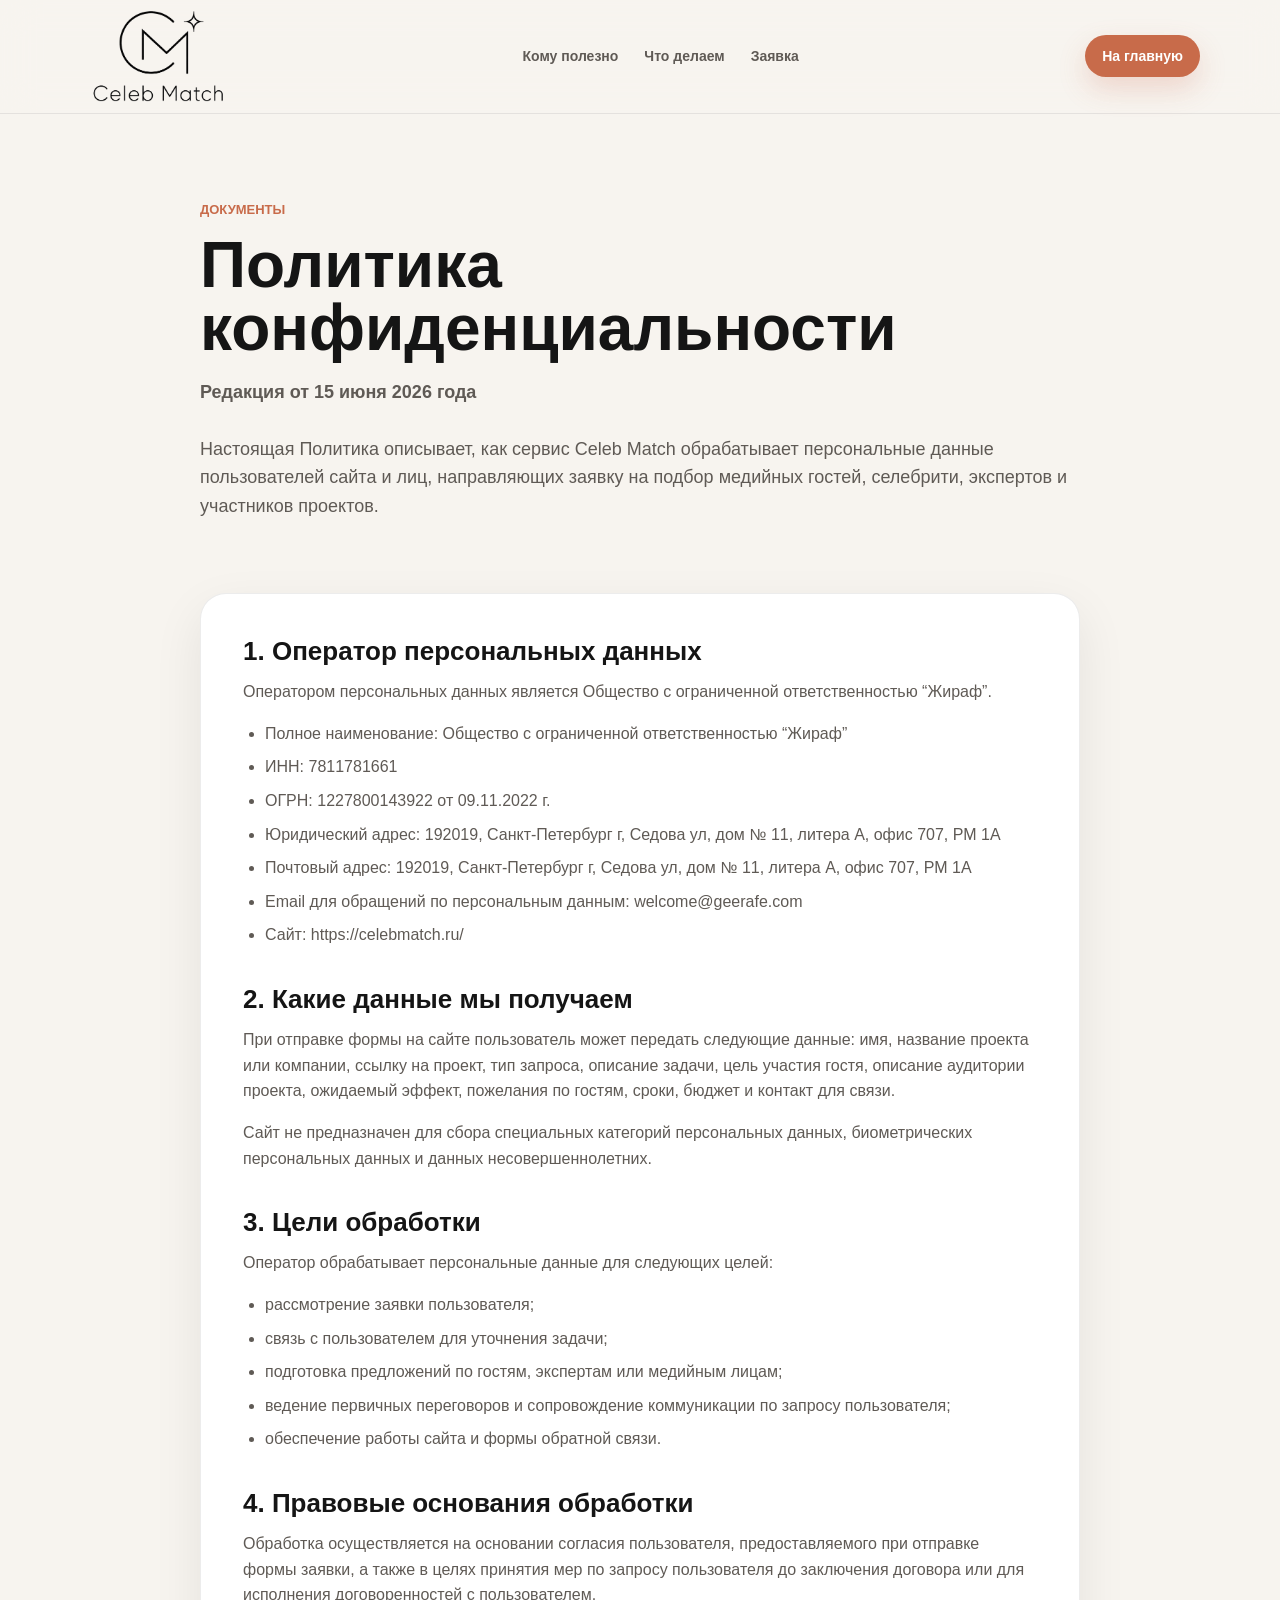
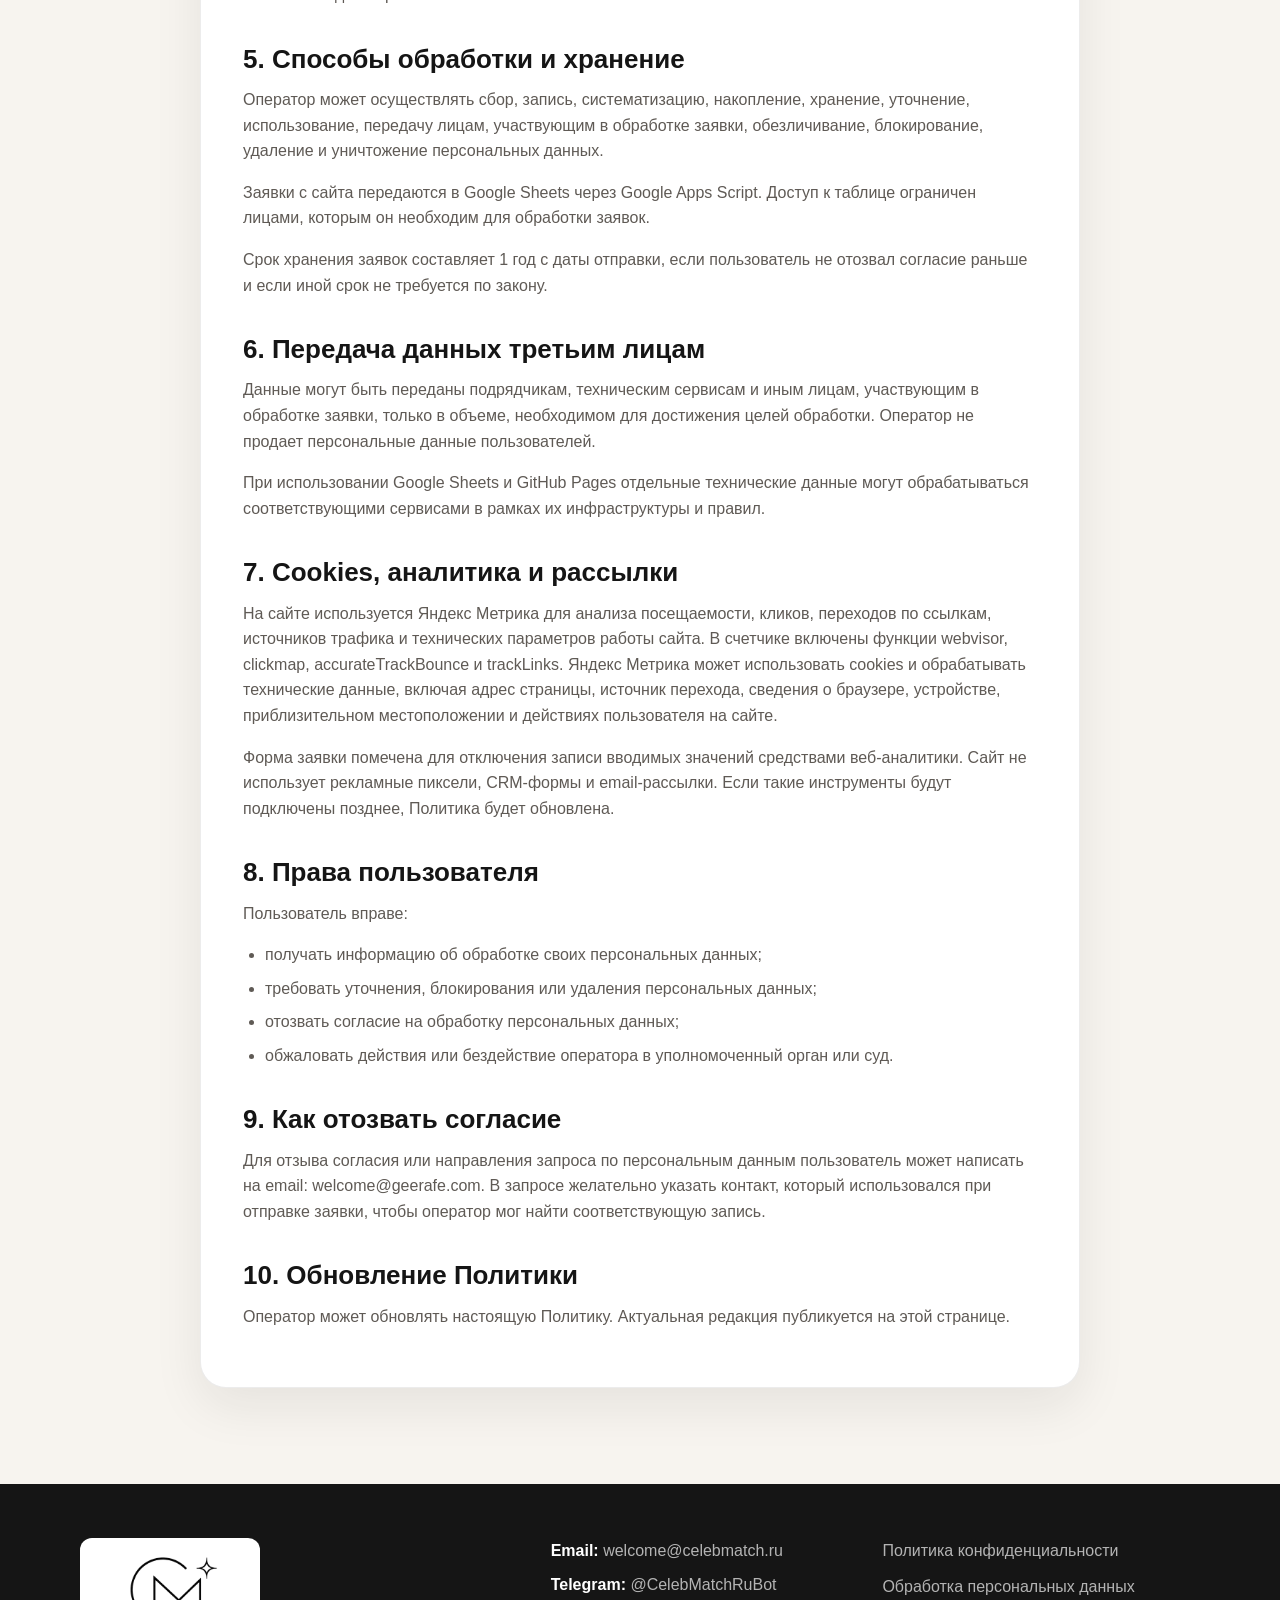
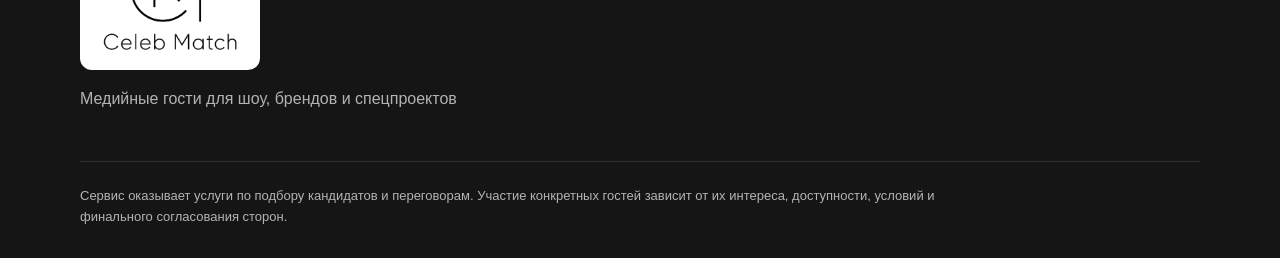
<file: privacy.html>
<!doctype html>
<html lang="ru">
  <head>
    <meta charset="UTF-8" />
    <meta name="viewport" content="width=device-width, initial-scale=1.0" />
    <title>Политика конфиденциальности | Celeb Match</title>
    <meta
      name="description"
      content="Политика конфиденциальности сервиса Celeb Match в отношении обработки персональных данных пользователей сайта."
    />
    <meta property="og:title" content="Политика конфиденциальности | Celeb Match" />
    <meta
      property="og:description"
      content="Порядок обработки персональных данных пользователей сайта Celeb Match."
    />
    <meta property="og:type" content="website" />
    <link rel="icon" type="image/png" href="assets/favicon.png" />
    <link rel="stylesheet" href="styles.css" />
    <!-- Yandex.Metrika counter -->
    <script type="text/javascript">
      (function(m,e,t,r,i,k,a){
        m[i]=m[i]||function(){(m[i].a=m[i].a||[]).push(arguments)};
        m[i].l=1*new Date();
        for (var j = 0; j < document.scripts.length; j++) {if (document.scripts[j].src === r) { return; }}
        k=e.createElement(t),a=e.getElementsByTagName(t)[0],k.async=1,k.src=r,a.parentNode.insertBefore(k,a)
      })(window, document,'script','https://mc.yandex.ru/metrika/tag.js?id=109874779', 'ym');

      ym(109874779, 'init', {ssr:true, webvisor:true, clickmap:true, ecommerce:"dataLayer", referrer: document.referrer, url: location.href, accurateTrackBounce:true, trackLinks:true});
    </script>
    <!-- /Yandex.Metrika counter -->
  </head>
  <body>
    <noscript><div><img src="https://mc.yandex.ru/watch/109874779" style="position:absolute; left:-9999px;" alt="" /></div></noscript>
    <header class="site-header">
      <div class="container header-inner">
        <a class="logo" href="index.html" aria-label="Celeb Match">
          <img src="assets/logo-transparent.png" alt="Celeb Match" />
        </a>
        <nav class="main-nav" aria-label="Навигация по документам">
          <a href="index.html#audience">Кому полезно</a>
          <a href="index.html#services">Что делаем</a>
          <a href="index.html#lead-form">Заявка</a>
        </nav>
        <a class="button button-small" href="index.html#lead-form">На главную</a>
      </div>
    </header>

    <main class="legal-main">
      <section class="section legal-hero">
        <div class="container legal-container">
          <p class="eyebrow">Документы</p>
          <h1>Политика конфиденциальности</h1>
          <p class="legal-updated">Редакция от 15 июня 2026 года</p>
          <p>
            Настоящая Политика описывает, как сервис Celeb Match обрабатывает персональные
            данные пользователей сайта и лиц, направляющих заявку на подбор медийных гостей,
            селебрити, экспертов и участников проектов.
          </p>
        </div>
      </section>

      <section class="section legal-section">
        <div class="container legal-container legal-card">
          <h2>1. Оператор персональных данных</h2>
          <p>
            Оператором персональных данных является Общество с ограниченной ответственностью
            “Жираф”.
          </p>
          <ul>
            <li>Полное наименование: Общество с ограниченной ответственностью “Жираф”</li>
            <li>ИНН: 7811781661</li>
            <li>ОГРН: 1227800143922 от 09.11.2022 г.</li>
            <li>
              Юридический адрес: 192019, Санкт-Петербург г, Седова ул, дом № 11,
              литера А, офис 707, РМ 1А
            </li>
            <li>
              Почтовый адрес: 192019, Санкт-Петербург г, Седова ул, дом № 11,
              литера А, офис 707, РМ 1А
            </li>
            <li>Email для обращений по персональным данным: welcome@geerafe.com</li>
            <li>Сайт: https://celebmatch.ru/</li>
          </ul>

          <h2>2. Какие данные мы получаем</h2>
          <p>
            При отправке формы на сайте пользователь может передать следующие данные:
            имя, название проекта или компании, ссылку на проект, тип запроса, описание задачи,
            цель участия гостя, описание аудитории проекта, ожидаемый эффект, пожелания по гостям,
            сроки, бюджет и контакт для связи.
          </p>
          <p>
            Сайт не предназначен для сбора специальных категорий персональных данных,
            биометрических персональных данных и данных несовершеннолетних.
          </p>

          <h2>3. Цели обработки</h2>
          <p>Оператор обрабатывает персональные данные для следующих целей:</p>
          <ul>
            <li>рассмотрение заявки пользователя;</li>
            <li>связь с пользователем для уточнения задачи;</li>
            <li>подготовка предложений по гостям, экспертам или медийным лицам;</li>
            <li>ведение первичных переговоров и сопровождение коммуникации по запросу пользователя;</li>
            <li>обеспечение работы сайта и формы обратной связи.</li>
          </ul>

          <h2>4. Правовые основания обработки</h2>
          <p>
            Обработка осуществляется на основании согласия пользователя, предоставляемого
            при отправке формы заявки, а также в целях принятия мер по запросу пользователя
            до заключения договора или для исполнения договоренностей с пользователем.
          </p>

          <h2>5. Способы обработки и хранение</h2>
          <p>
            Оператор может осуществлять сбор, запись, систематизацию, накопление, хранение,
            уточнение, использование, передачу лицам, участвующим в обработке заявки,
            обезличивание, блокирование, удаление и уничтожение персональных данных.
          </p>
          <p>
            Заявки с сайта передаются в Google Sheets через Google Apps Script. Доступ к таблице
            ограничен лицами, которым он необходим для обработки заявок.
          </p>
          <p>
            Срок хранения заявок составляет 1 год с даты отправки, если пользователь
            не отозвал согласие раньше и если иной срок не требуется по закону.
          </p>

          <h2>6. Передача данных третьим лицам</h2>
          <p>
            Данные могут быть переданы подрядчикам, техническим сервисам и иным лицам,
            участвующим в обработке заявки, только в объеме, необходимом для достижения целей
            обработки. Оператор не продает персональные данные пользователей.
          </p>
          <p>
            При использовании Google Sheets и GitHub Pages отдельные технические данные могут
            обрабатываться соответствующими сервисами в рамках их инфраструктуры и правил.
          </p>

          <h2>7. Cookies, аналитика и рассылки</h2>
          <p>
            На сайте используется Яндекс Метрика для анализа посещаемости, кликов,
            переходов по ссылкам, источников трафика и технических параметров работы сайта.
            В счетчике включены функции webvisor, clickmap, accurateTrackBounce и trackLinks.
            Яндекс Метрика может использовать cookies и обрабатывать технические данные,
            включая адрес страницы, источник перехода, сведения о браузере, устройстве,
            приблизительном местоположении и действиях пользователя на сайте.
          </p>
          <p>
            Форма заявки помечена для отключения записи вводимых значений средствами
            веб-аналитики. Сайт не использует рекламные пиксели, CRM-формы и email-рассылки.
            Если такие инструменты будут подключены позднее, Политика будет обновлена.
          </p>

          <h2>8. Права пользователя</h2>
          <p>Пользователь вправе:</p>
          <ul>
            <li>получать информацию об обработке своих персональных данных;</li>
            <li>требовать уточнения, блокирования или удаления персональных данных;</li>
            <li>отозвать согласие на обработку персональных данных;</li>
            <li>обжаловать действия или бездействие оператора в уполномоченный орган или суд.</li>
          </ul>

          <h2>9. Как отозвать согласие</h2>
          <p>
            Для отзыва согласия или направления запроса по персональным данным пользователь
            может написать на email: welcome@geerafe.com. В запросе желательно указать контакт, который
            использовался при отправке заявки, чтобы оператор мог найти соответствующую запись.
          </p>

          <h2>10. Обновление Политики</h2>
          <p>
            Оператор может обновлять настоящую Политику. Актуальная редакция публикуется
            на этой странице.
          </p>
        </div>
      </section>
    </main>

    <footer class="site-footer">
      <div class="container footer-grid">
        <div>
          <a class="logo footer-logo" href="index.html" aria-label="Celeb Match">
            <img src="assets/logo-transparent.png" alt="Celeb Match" />
          </a>
          <p>Медийные гости для шоу, брендов и спецпроектов</p>
        </div>
        <div class="footer-contacts">
          <p><strong>Email:</strong> <a href="mailto:welcome@celebmatch.ru">welcome@celebmatch.ru</a></p>
          <p><strong>Telegram:</strong> <a href="https://t.me/CelebMatchRuBot">@CelebMatchRuBot</a></p>
        </div>
        <div class="footer-links">
          <a href="privacy.html">Политика конфиденциальности</a>
          <a href="personal-data.html">Обработка персональных данных</a>
        </div>
      </div>
      <div class="container footer-legal">
        <p>
          Сервис оказывает услуги по подбору кандидатов и переговорам. Участие конкретных
          гостей зависит от их интереса, доступности, условий и финального согласования сторон.
        </p>
      </div>
    </footer>
  </body>
</html>
</file>
<file: styles.css>
:root {
  --color-bg: #f7f4ef;
  --color-bg-soft: #efe9df;
  --color-text: #151515;
  --color-muted: #5f5a55;
  --color-accent: #c86b4a;
  --color-accent-dark: #a95033;
  --color-dark: #151515;
  --color-card: #ffffff;
  --color-border: rgba(21, 21, 21, 0.1);
  --radius-sm: 12px;
  --radius-md: 18px;
  --radius-lg: 26px;
  --shadow-soft: 0 18px 50px rgba(31, 26, 22, 0.08);
  --shadow-hover: 0 22px 70px rgba(31, 26, 22, 0.14);
  --container: 1120px;
}

* {
  box-sizing: border-box;
}

html {
  scroll-behavior: smooth;
}

body {
  margin: 0;
  background: var(--color-bg);
  color: var(--color-text);
  font-family: Inter, Arial, Helvetica, sans-serif;
  font-size: 16px;
  line-height: 1.6;
  text-rendering: optimizeLegibility;
}

a {
  color: inherit;
  text-decoration: none;
}

button,
input,
select,
textarea {
  font: inherit;
}

button {
  border: 0;
}

.container {
  width: min(100% - 40px, var(--container));
  margin: 0 auto;
}

.section {
  padding: 96px 0;
}

.site-header {
  position: sticky;
  top: 0;
  z-index: 20;
  background: rgba(247, 244, 239, 0.88);
  border-bottom: 1px solid rgba(21, 21, 21, 0.08);
  backdrop-filter: blur(18px);
}

.header-inner {
  display: flex;
  align-items: center;
  justify-content: space-between;
  min-height: 76px;
  gap: 28px;
}

.logo {
  display: inline-flex;
  align-items: center;
  width: 156px;
  line-height: 1;
}

.logo img {
  display: block;
  width: 100%;
  height: auto;
}

.main-nav {
  display: flex;
  align-items: center;
  gap: 26px;
  color: var(--color-muted);
  font-size: 14px;
  font-weight: 650;
}

.main-nav a {
  transition: color 180ms ease;
}

.main-nav a:hover {
  color: var(--color-text);
}

.button {
  display: inline-flex;
  align-items: center;
  justify-content: center;
  min-height: 52px;
  padding: 14px 24px;
  border-radius: 999px;
  background: var(--color-accent);
  color: #fff;
  cursor: pointer;
  font-weight: 760;
  line-height: 1.15;
  box-shadow: 0 12px 28px rgba(200, 107, 74, 0.22);
  transition: transform 180ms ease, box-shadow 180ms ease, background 180ms ease;
}

.button:hover {
  background: var(--color-accent-dark);
  box-shadow: 0 16px 34px rgba(200, 107, 74, 0.3);
  transform: translateY(-2px);
}

.button:focus-visible,
input:focus-visible,
select:focus-visible,
textarea:focus-visible,
a:focus-visible {
  outline: 3px solid rgba(200, 107, 74, 0.28);
  outline-offset: 3px;
}

.button-small {
  min-height: 42px;
  padding: 11px 17px;
  font-size: 14px;
}

.button-secondary {
  background: transparent;
  color: var(--color-text);
  border: 1px solid rgba(21, 21, 21, 0.18);
  box-shadow: none;
}

.button-secondary:hover {
  background: var(--color-text);
  border-color: var(--color-text);
  color: #fff;
  box-shadow: none;
}

.hero-with-bg .button-secondary {
  color: #ffffff;
  border-color: rgba(255, 255, 255, 0.48);
  background: rgba(255, 255, 255, 0.08);
}

.hero-with-bg .button-secondary:hover {
  background: #ffffff;
  border-color: #ffffff;
  color: var(--color-text);
}

.hero {
  padding-top: 118px;
  padding-bottom: 108px;
}

.hero-with-bg {
  position: relative;
  background-color: var(--color-dark);
  /* Replace /assets/hero-bg.jpg with the final hero background image */
  background-image:
    linear-gradient(90deg, rgba(21, 21, 21, 0.82) 0%, rgba(21, 21, 21, 0.62) 44%, rgba(21, 21, 21, 0.28) 100%),
    url("./assets/hero-bg.jpg");
  background-position: center;
  background-repeat: no-repeat;
  background-size: cover;
  color: #ffffff;
}

.hero-grid {
  display: grid;
  grid-template-columns: minmax(0, 1.16fr) minmax(320px, 0.84fr);
  align-items: center;
  gap: 72px;
}

.eyebrow {
  margin: 0 0 14px;
  color: var(--color-accent);
  font-size: 13px;
  font-weight: 780;
  letter-spacing: 0;
  text-transform: uppercase;
}

h1,
h2,
h3,
p {
  margin-top: 0;
}

h1 {
  max-width: 820px;
  margin-bottom: 24px;
  font-size: clamp(42px, 6vw, 74px);
  line-height: 0.98;
  letter-spacing: 0;
}

h2 {
  margin-bottom: 18px;
  font-size: clamp(32px, 4vw, 50px);
  line-height: 1.04;
  letter-spacing: 0;
}

h3 {
  margin-bottom: 12px;
  font-size: 22px;
  line-height: 1.18;
}

.hero-text {
  max-width: 720px;
  margin-bottom: 34px;
  color: var(--color-muted);
  font-size: 20px;
  line-height: 1.55;
}

.hero-with-bg .eyebrow {
  color: #f2c1a8;
}

.hero-with-bg .hero-text,
.hero-with-bg .hero-note {
  color: rgba(255, 255, 255, 0.82);
}

.hero-actions {
  display: flex;
  flex-wrap: wrap;
  gap: 14px;
  margin-bottom: 18px;
}

.hero-note {
  margin: 0;
  color: var(--color-muted);
  font-size: 14px;
}

.hero-panel {
  position: relative;
  overflow: hidden;
  padding: 34px;
  border: 1px solid var(--color-border);
  border-radius: var(--radius-lg);
  background: var(--color-card);
  color: var(--color-text);
  box-shadow: var(--shadow-soft);
}

.hero-with-bg .hero-panel {
  border-color: rgba(255, 255, 255, 0.28);
  background: rgba(255, 255, 255, 0.92);
  backdrop-filter: blur(12px);
}

.panel-topline {
  width: 72px;
  height: 4px;
  margin-bottom: 28px;
  border-radius: 999px;
  background: var(--color-accent);
}

.hero-panel h2 {
  margin-bottom: 22px;
  font-size: 30px;
}

.hero-panel ul {
  display: grid;
  gap: 16px;
  margin: 0 0 28px;
  padding: 0;
  list-style: none;
  color: var(--color-muted);
}

.hero-panel li {
  position: relative;
  padding-left: 24px;
}

.hero-panel li::before {
  position: absolute;
  top: 11px;
  left: 0;
  width: 8px;
  height: 8px;
  border-radius: 50%;
  background: var(--color-accent);
  content: "";
}

.badge {
  display: inline-flex;
  margin: 0;
  padding: 10px 14px;
  border-radius: 999px;
  background: #f7ebe4;
  color: var(--color-accent-dark);
  font-size: 14px;
  font-weight: 760;
}

.section-muted {
  background: var(--color-bg-soft);
}

.section-heading {
  max-width: 760px;
  margin-bottom: 42px;
}

.section-heading p:not(.eyebrow) {
  color: var(--color-muted);
  font-size: 18px;
}

.card-grid {
  display: grid;
  gap: 22px;
}

.three-columns {
  grid-template-columns: repeat(3, minmax(0, 1fr));
}

.value-grid {
  grid-template-columns: repeat(3, minmax(0, 1fr));
}

.profile-grid {
  grid-template-columns: repeat(4, minmax(0, 1fr));
}

.card {
  min-height: 278px;
  padding: 28px;
  border: 1px solid rgba(21, 21, 21, 0.08);
  border-radius: var(--radius-md);
  background: var(--color-card);
  box-shadow: var(--shadow-soft);
  transition: transform 180ms ease, box-shadow 180ms ease, border-color 180ms ease;
}

.card:hover {
  border-color: rgba(200, 107, 74, 0.28);
  box-shadow: var(--shadow-hover);
  transform: translateY(-5px);
}

.card-number {
  display: inline-block;
  margin-bottom: 44px;
  color: var(--color-accent);
  font-size: 13px;
  font-weight: 800;
}

.card p {
  margin-bottom: 0;
  color: var(--color-muted);
}

.section-dark {
  background: var(--color-dark);
  color: #fff;
}

.section-dark .eyebrow {
  color: #e59a7d;
}

.section-dark .section-heading p:not(.eyebrow) {
  color: rgba(255, 255, 255, 0.68);
}

.process-grid {
  display: grid;
  grid-template-columns: repeat(3, minmax(0, 1fr));
  gap: 16px;
}

.process-step {
  padding: 24px;
  border: 1px solid rgba(255, 255, 255, 0.12);
  border-radius: var(--radius-md);
  background: rgba(255, 255, 255, 0.055);
}

.process-step span {
  display: inline-block;
  margin-bottom: 26px;
  color: #e59a7d;
  font-size: 13px;
  font-weight: 800;
}

.process-step h3 {
  font-size: 18px;
}

.process-step p {
  margin: 0;
  color: rgba(255, 255, 255, 0.68);
  font-size: 14px;
}

.trust-grid {
  display: grid;
  grid-template-columns: minmax(0, 1.1fr) minmax(300px, 0.9fr);
  gap: 48px;
  align-items: center;
}

.trust-copy p:not(.eyebrow) {
  color: var(--color-muted);
  font-size: 18px;
}

.trust-media {
  display: grid;
  gap: 18px;
}

.producer-photo {
  position: relative;
  overflow: hidden;
  margin: 0;
  min-height: 390px;
  border-radius: var(--radius-lg);
  background: #d8d3cb;
  box-shadow: var(--shadow-soft);
}

.producer-photo img {
  display: block;
  width: 100%;
  height: 100%;
  min-height: 390px;
  object-fit: cover;
  object-position: center 34%;
}

.trust-card {
  padding: 34px;
  border-radius: var(--radius-lg);
  background: var(--color-card);
  box-shadow: var(--shadow-soft);
}

.trust-card strong {
  display: block;
  margin-bottom: 24px;
  font-size: 24px;
  line-height: 1.2;
}

.trust-card p {
  margin-bottom: 0;
  color: var(--color-muted);
}

.section-form {
  background: linear-gradient(180deg, var(--color-bg) 0%, #fffaf5 100%);
}

.form-grid {
  display: grid;
  grid-template-columns: minmax(280px, 0.78fr) minmax(0, 1.22fr);
  gap: 54px;
  align-items: start;
}

.form-heading {
  position: sticky;
  top: 112px;
  margin-bottom: 0;
}

.lead-form {
  padding: 32px;
  border: 1px solid rgba(21, 21, 21, 0.08);
  border-radius: var(--radius-lg);
  background: var(--color-card);
  box-shadow: var(--shadow-soft);
}

.field-grid {
  display: grid;
  grid-template-columns: repeat(2, minmax(0, 1fr));
  gap: 18px;
}

label {
  display: grid;
  gap: 8px;
}

label span {
  color: var(--color-text);
  font-size: 14px;
  font-weight: 740;
}

input,
select,
textarea {
  width: 100%;
  border: 1px solid rgba(21, 21, 21, 0.14);
  border-radius: var(--radius-sm);
  background: #fff;
  color: var(--color-text);
  transition: border-color 180ms ease, box-shadow 180ms ease, background 180ms ease;
}

input,
select {
  min-height: 50px;
  padding: 0 14px;
}

textarea {
  min-height: 122px;
  padding: 14px;
  resize: vertical;
}

input::placeholder,
textarea::placeholder {
  color: rgba(95, 90, 85, 0.7);
}

input:focus,
select:focus,
textarea:focus {
  border-color: rgba(200, 107, 74, 0.72);
  box-shadow: 0 0 0 4px rgba(200, 107, 74, 0.12);
}

.field-wide {
  grid-column: 1 / -1;
}

.honeypot {
  position: absolute;
  left: -9999px;
  width: 1px;
  height: 1px;
  overflow: hidden;
}

.field-error {
  min-height: 18px;
  color: #b13720;
  font-size: 12px;
}

.is-invalid input,
.is-invalid select,
.is-invalid textarea {
  border-color: #b13720;
}

.form-message {
  display: none;
  margin-bottom: 18px;
  padding: 18px 20px;
  border: 1px solid transparent;
  border-radius: var(--radius-md);
  font-size: 16px;
  font-weight: 760;
  line-height: 1.45;
}

.form-message.is-visible {
  display: block;
}

.form-message.is-success {
  background: #edf8ef;
  border-color: rgba(35, 99, 49, 0.18);
  color: #236331;
  box-shadow: 0 12px 28px rgba(35, 99, 49, 0.08);
}

.form-message.is-error {
  background: #fff0ea;
  border-color: rgba(156, 53, 31, 0.18);
  color: #9c351f;
}

.form-submit {
  width: 100%;
  margin-top: 22px;
}

.form-submit[disabled] {
  cursor: wait;
  opacity: 0.72;
  transform: none;
}

.form-consent {
  margin: 14px 0 0;
  color: var(--color-muted);
  font-size: 13px;
}

.form-consent a {
  color: var(--color-accent-dark);
  font-weight: 760;
  text-decoration: underline;
  text-decoration-thickness: 1px;
  text-underline-offset: 3px;
}

.legal-main {
  background: var(--color-bg);
}

.legal-hero {
  padding-top: 86px;
  padding-bottom: 54px;
}

.legal-container {
  max-width: 880px;
}

.legal-hero h1 {
  max-width: 780px;
  margin-bottom: 18px;
  font-size: clamp(40px, 5vw, 64px);
}

.legal-hero p:not(.eyebrow) {
  color: var(--color-muted);
  font-size: 18px;
}

.legal-updated {
  margin-bottom: 28px;
  color: var(--color-accent-dark);
  font-weight: 760;
}

.legal-section {
  padding-top: 0;
}

.legal-card {
  padding: 42px;
  border: 1px solid rgba(21, 21, 21, 0.08);
  border-radius: var(--radius-lg);
  background: var(--color-card);
  box-shadow: var(--shadow-soft);
}

.legal-card h2 {
  margin-top: 36px;
  margin-bottom: 12px;
  font-size: 26px;
  line-height: 1.2;
}

.legal-card h2:first-child {
  margin-top: 0;
}

.legal-card p,
.legal-card li {
  color: var(--color-muted);
}

.legal-card ul {
  margin: 12px 0 0;
  padding-left: 22px;
}

.legal-card li + li {
  margin-top: 8px;
}

.site-footer {
  padding: 54px 0 30px;
  background: var(--color-dark);
  color: #fff;
}

.footer-grid {
  display: grid;
  grid-template-columns: 1.1fr 0.75fr 0.8fr;
  gap: 34px;
}

.footer-logo {
  margin-bottom: 16px;
  width: 180px;
  padding: 8px 10px;
  border-radius: var(--radius-sm);
  background: #ffffff;
}

.site-footer p,
.site-footer a {
  color: rgba(255, 255, 255, 0.68);
}

.site-footer strong {
  color: #fff;
}

.footer-contacts p {
  margin-bottom: 8px;
}

.footer-links {
  display: grid;
  gap: 10px;
  align-content: start;
}

.footer-links a {
  transition: color 180ms ease;
}

.footer-links a:hover {
  color: #fff;
}

.footer-legal {
  margin-top: 34px;
  padding-top: 24px;
  border-top: 1px solid rgba(255, 255, 255, 0.12);
}

.footer-legal p {
  max-width: 860px;
  margin: 0;
  font-size: 13px;
}

@media (max-width: 980px) {
  .main-nav {
    display: none;
  }

  .hero-grid,
  .trust-grid,
  .form-grid {
    grid-template-columns: 1fr;
  }

  .hero-grid {
    gap: 40px;
  }

  .three-columns {
    grid-template-columns: 1fr;
  }

  .value-grid {
    grid-template-columns: repeat(2, minmax(0, 1fr));
  }

  .profile-grid {
    grid-template-columns: repeat(2, minmax(0, 1fr));
  }

  .card {
    min-height: auto;
  }

  .card-number {
    margin-bottom: 26px;
  }

  .process-grid {
    grid-template-columns: repeat(2, minmax(0, 1fr));
  }

  .form-heading {
    position: static;
  }
}

@media (max-width: 640px) {
  .container {
    width: min(100% - 28px, var(--container));
  }

  .section {
    padding: 68px 0;
  }

  .header-inner {
    min-height: 68px;
    gap: 14px;
  }

  .logo {
    width: 132px;
  }

  .button-small {
    min-height: 38px;
    padding: 9px 12px;
    font-size: 13px;
  }

  .hero {
    padding-top: 78px;
    padding-bottom: 72px;
  }

  .hero-with-bg {
    background-image:
      linear-gradient(180deg, rgba(21, 21, 21, 0.86) 0%, rgba(21, 21, 21, 0.74) 58%, rgba(21, 21, 21, 0.58) 100%),
      url("./assets/hero-bg.jpg");
    background-position: center top;
  }

  h1 {
    font-size: clamp(36px, 12vw, 48px);
  }

  h2 {
    font-size: clamp(29px, 9vw, 38px);
  }

  .hero-text,
  .section-heading p:not(.eyebrow),
  .trust-copy p:not(.eyebrow) {
    font-size: 16px;
  }

  .hero-actions {
    display: grid;
  }

  .hero-panel,
  .producer-photo,
  .trust-card,
  .legal-card,
  .lead-form {
    padding: 24px;
    border-radius: 20px;
  }

  .producer-photo {
    min-height: 320px;
    padding: 0;
  }

  .producer-photo img {
    min-height: 320px;
  }

  .process-grid,
  .value-grid,
  .profile-grid,
  .field-grid,
  .footer-grid {
    grid-template-columns: 1fr;
  }

  .footer-grid {
    gap: 20px;
  }
}
</file>
